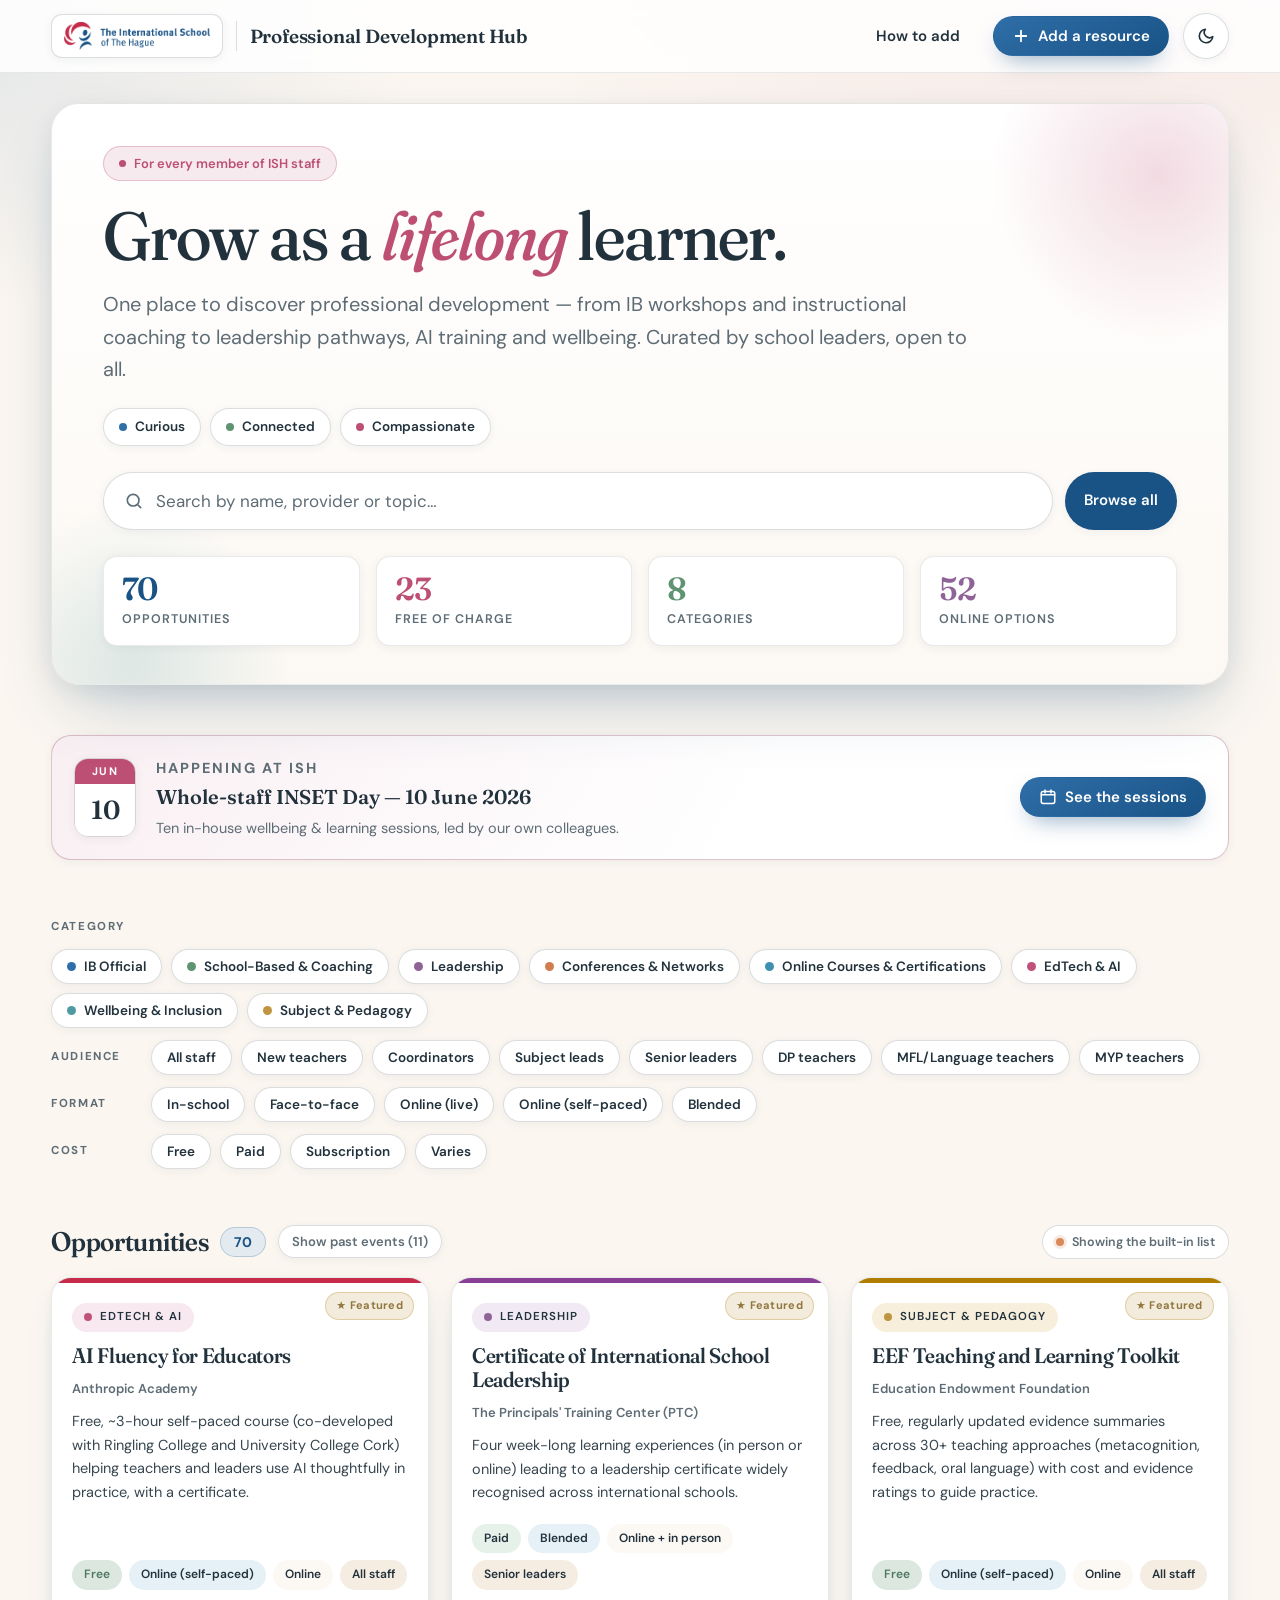
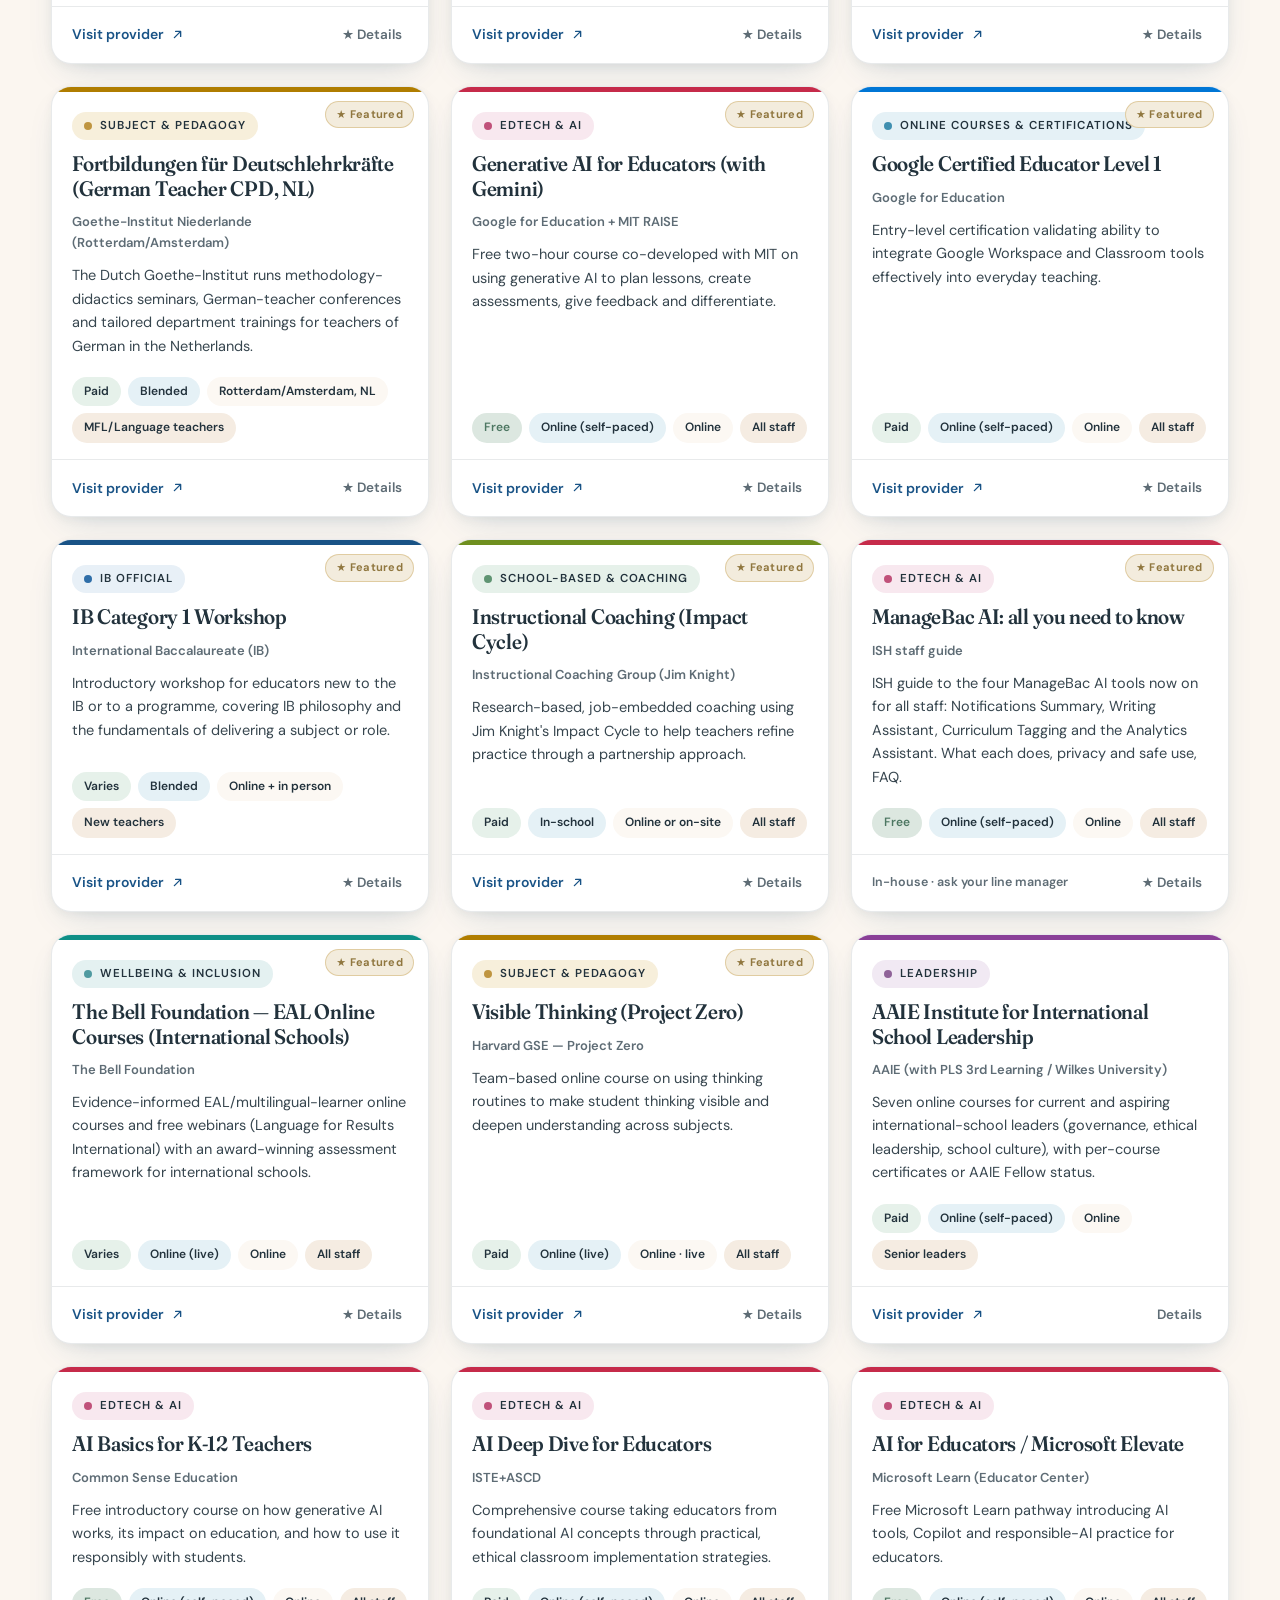
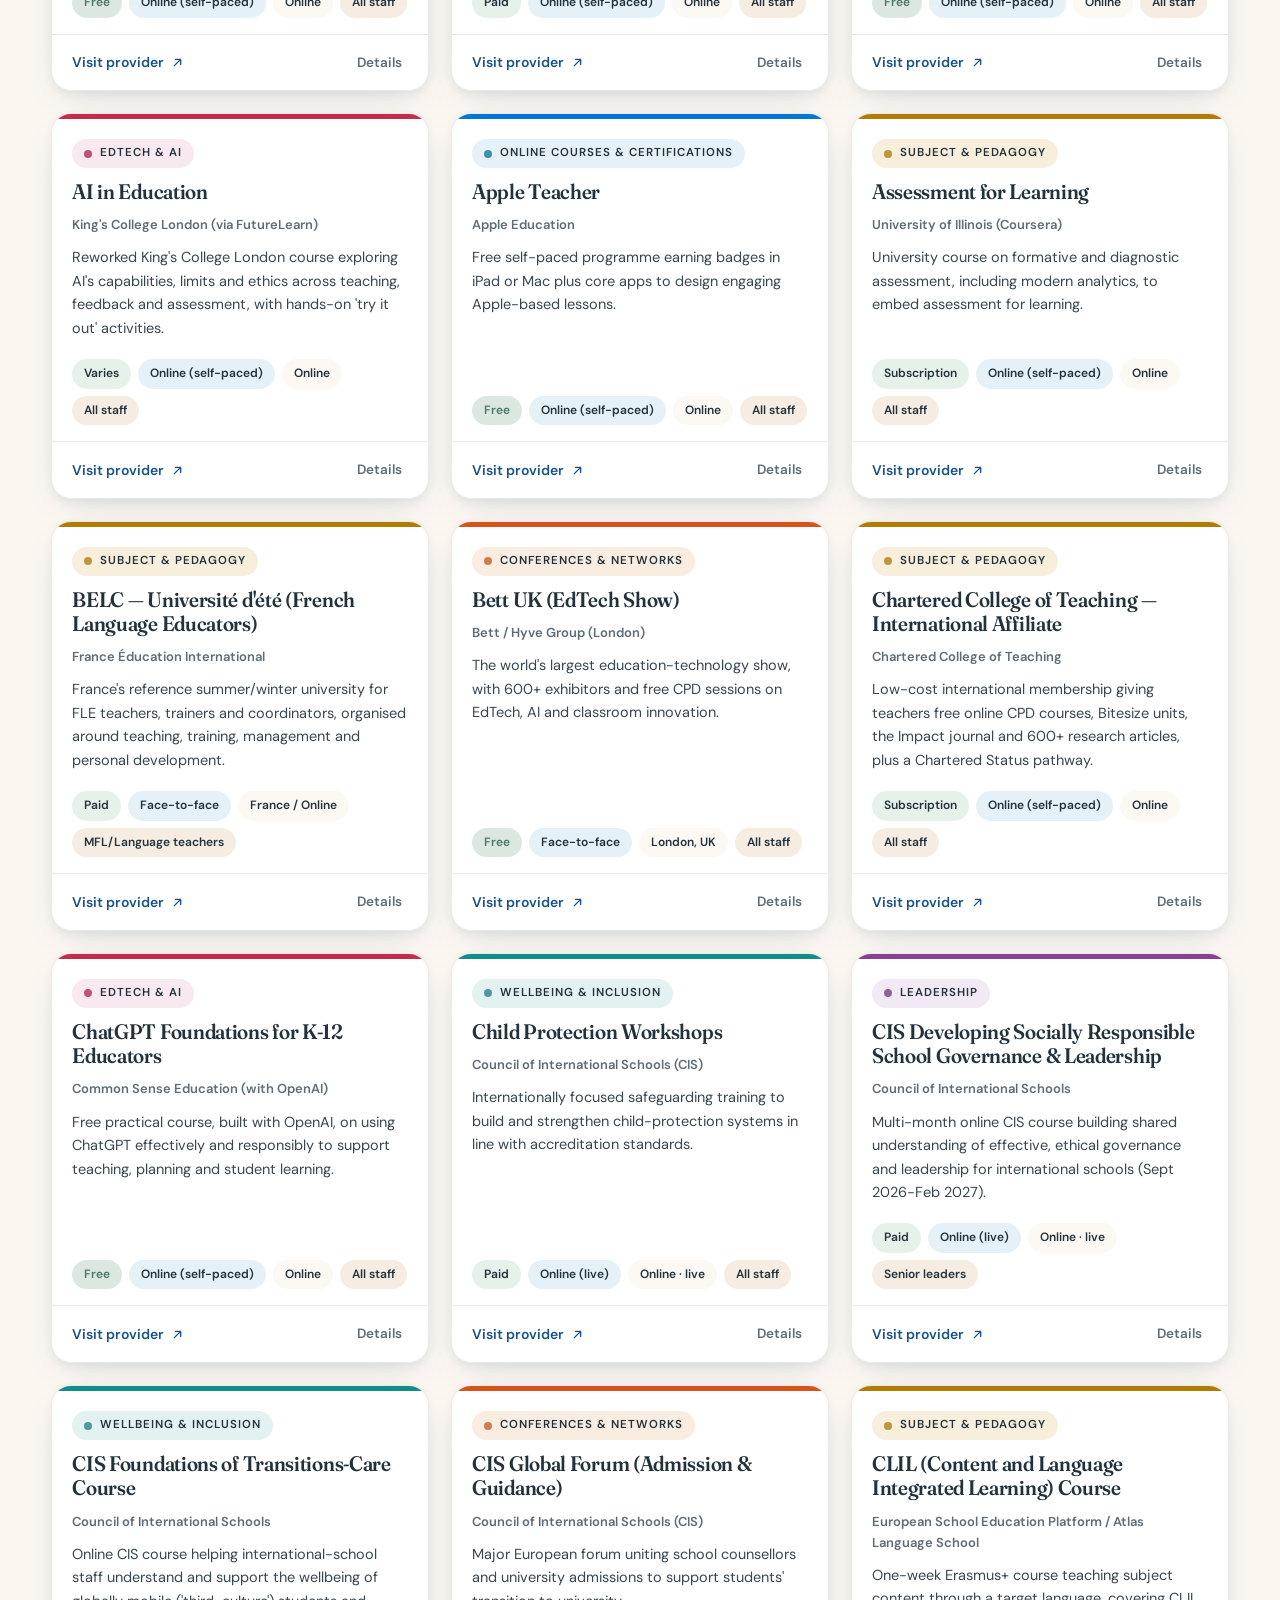
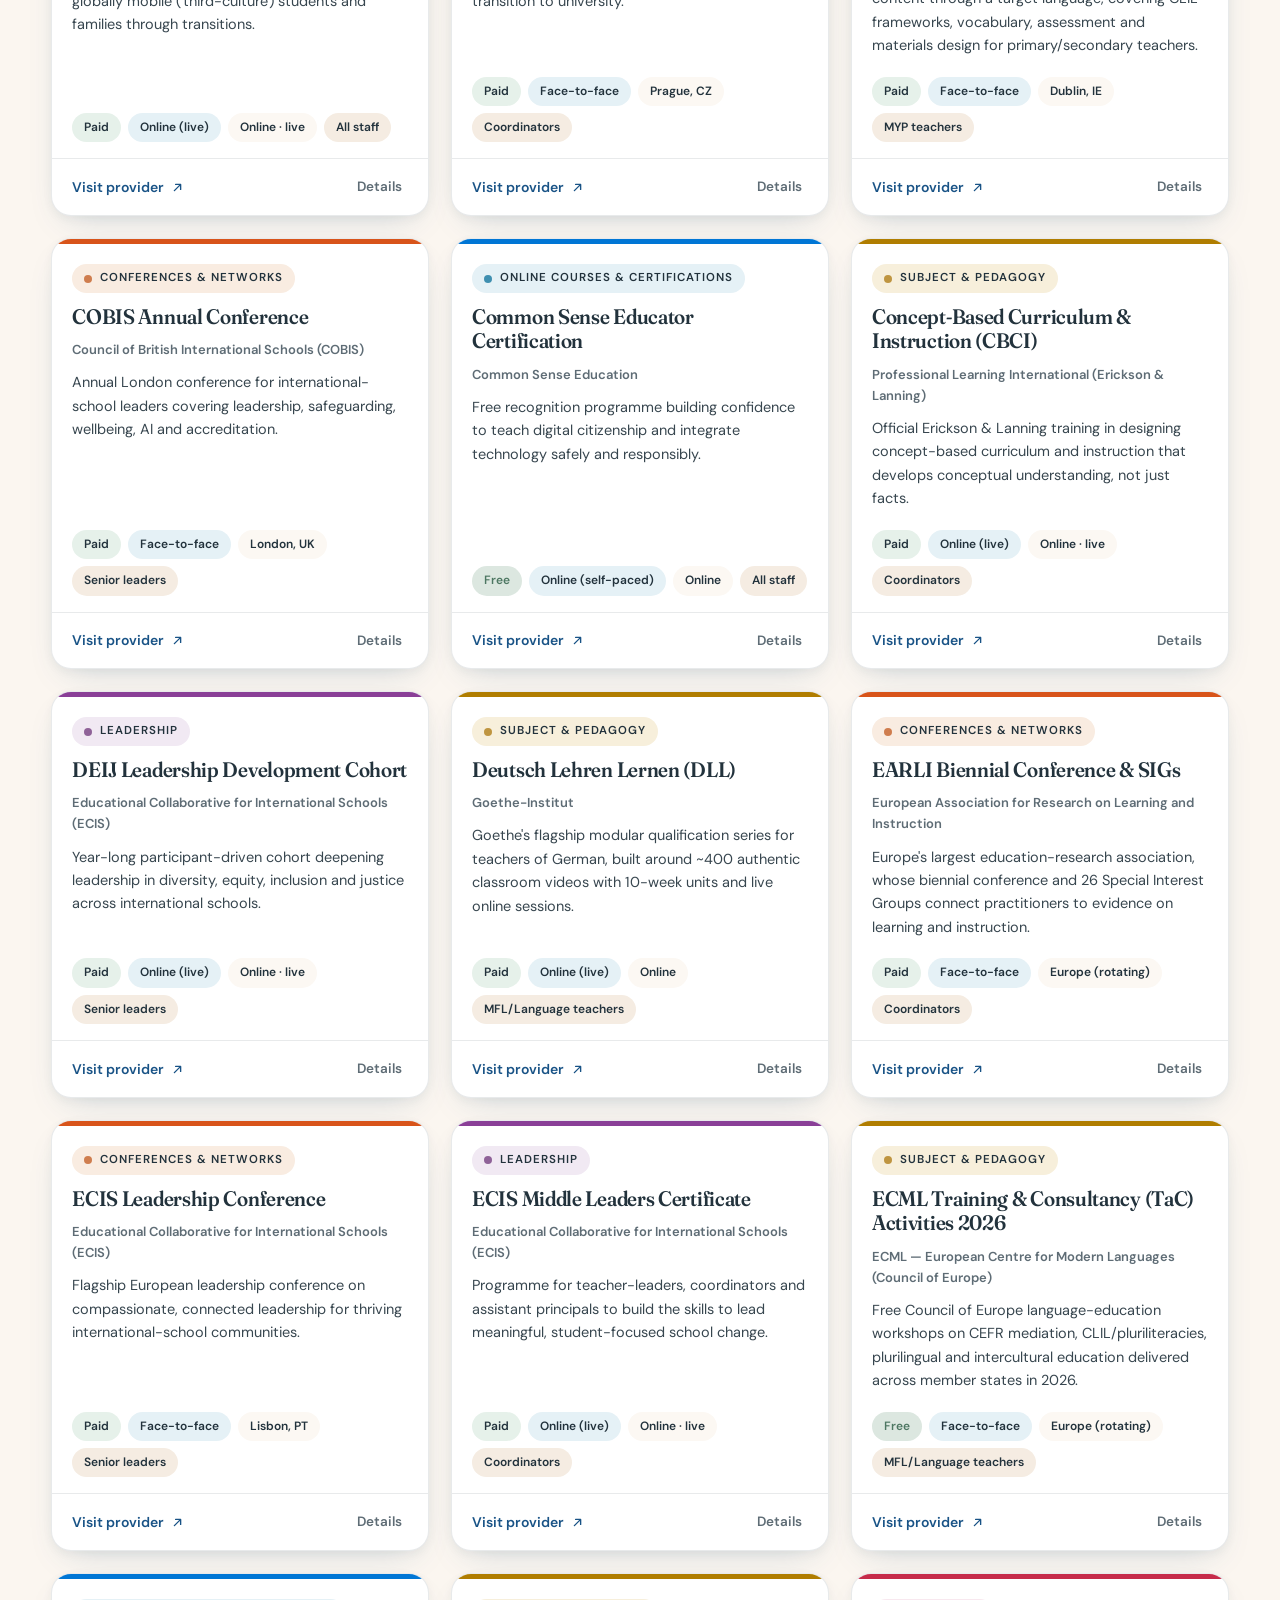
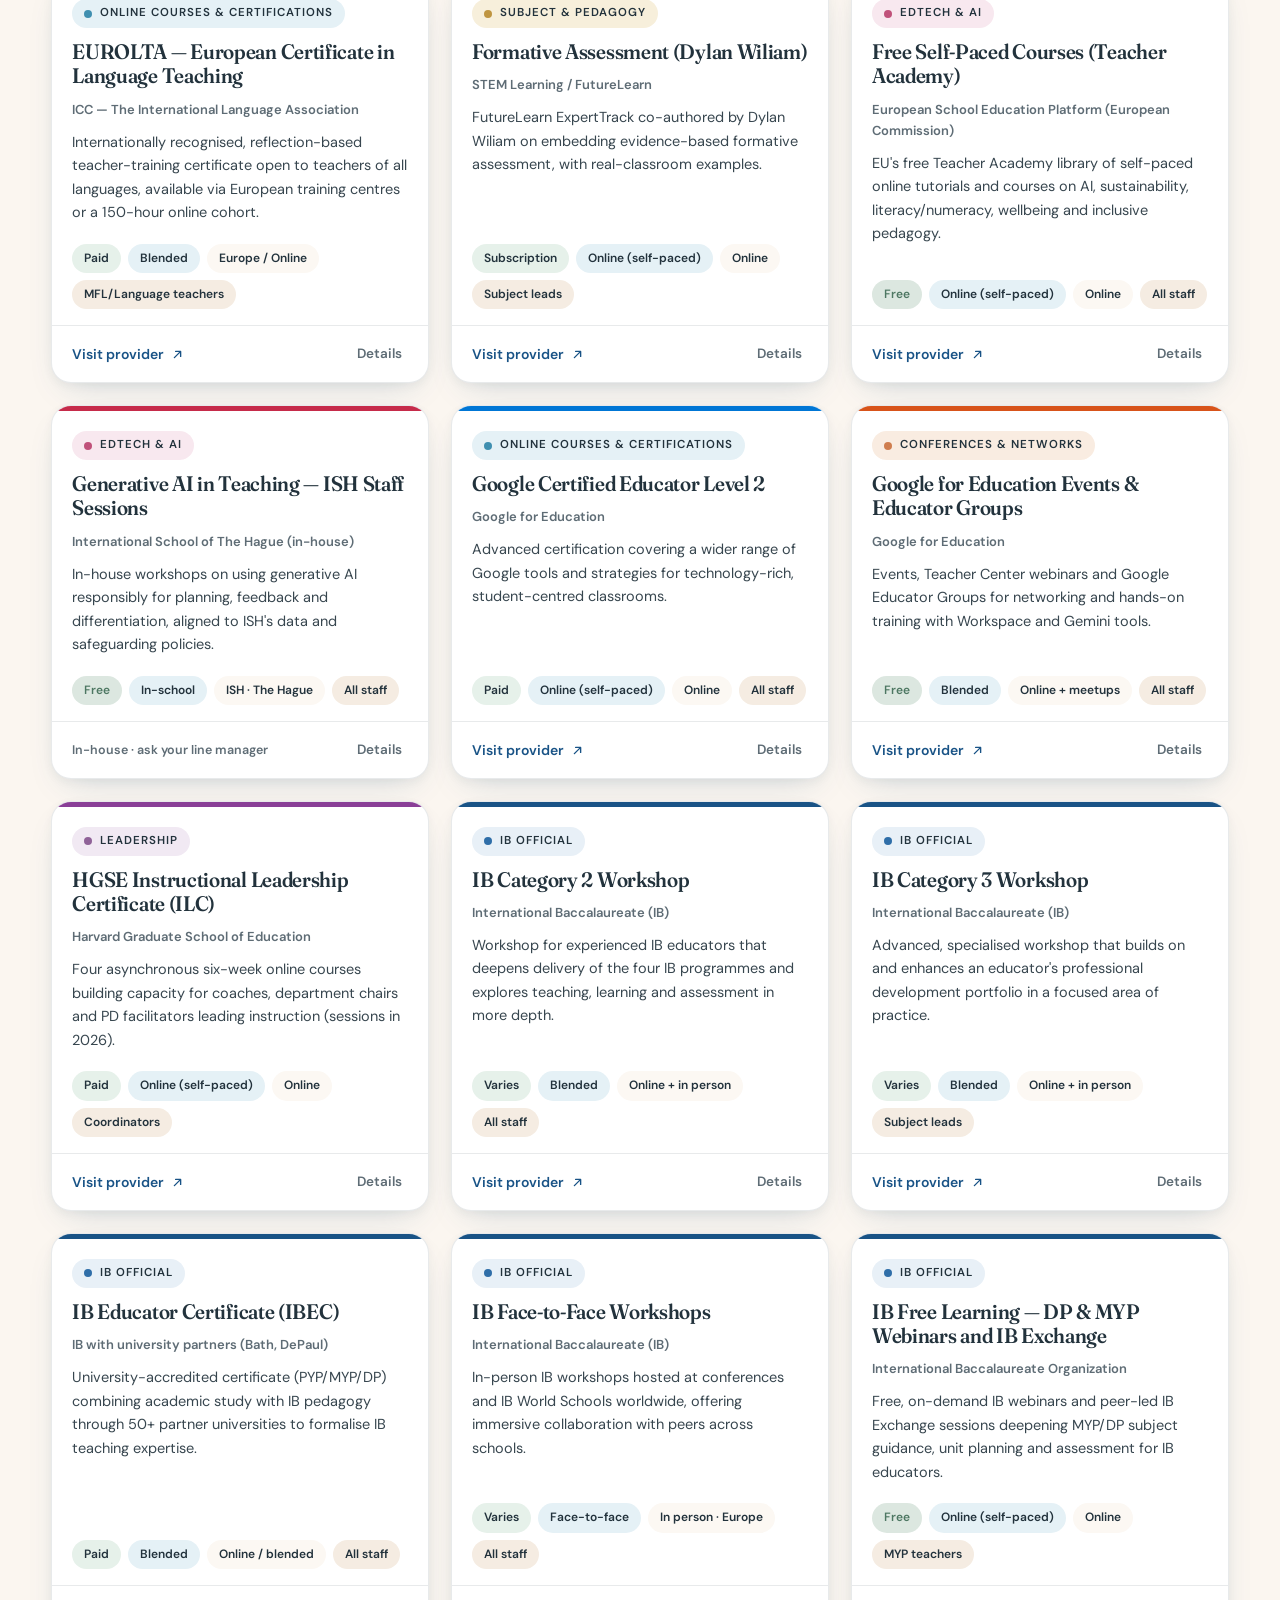
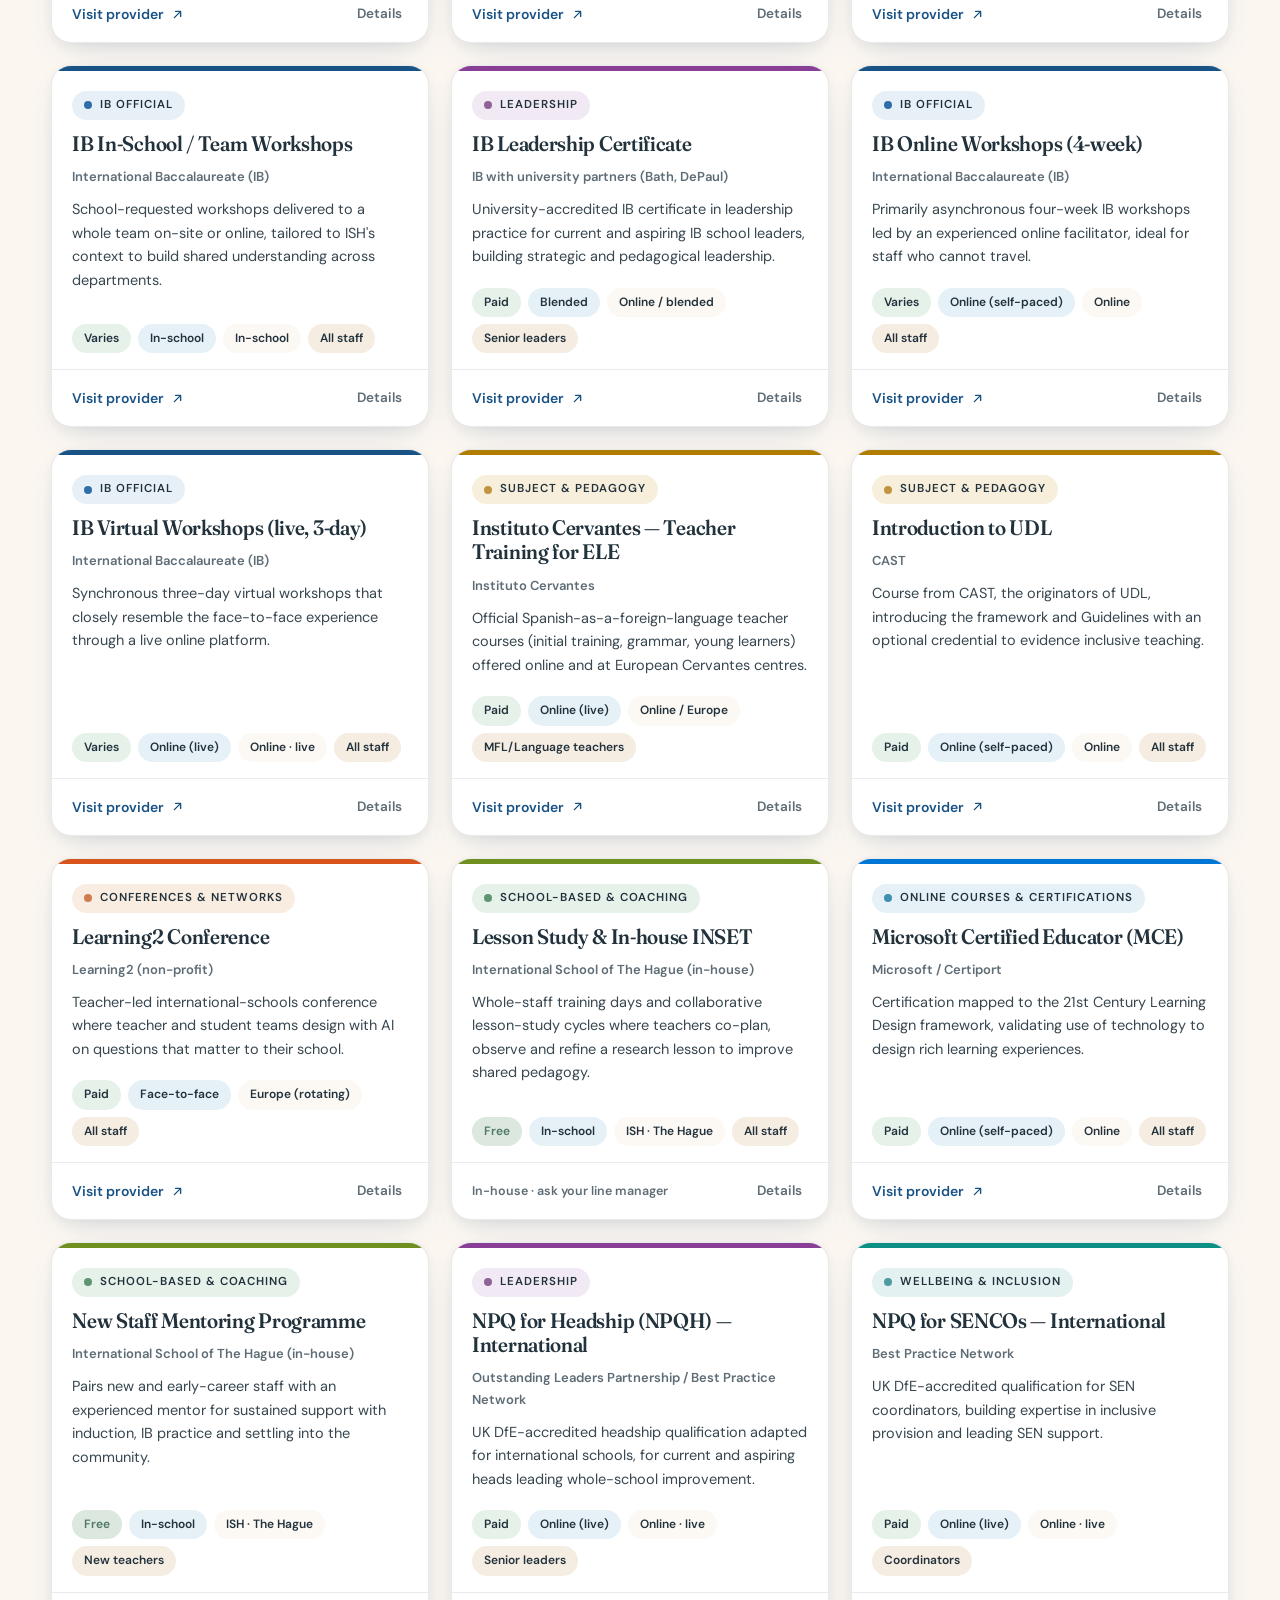
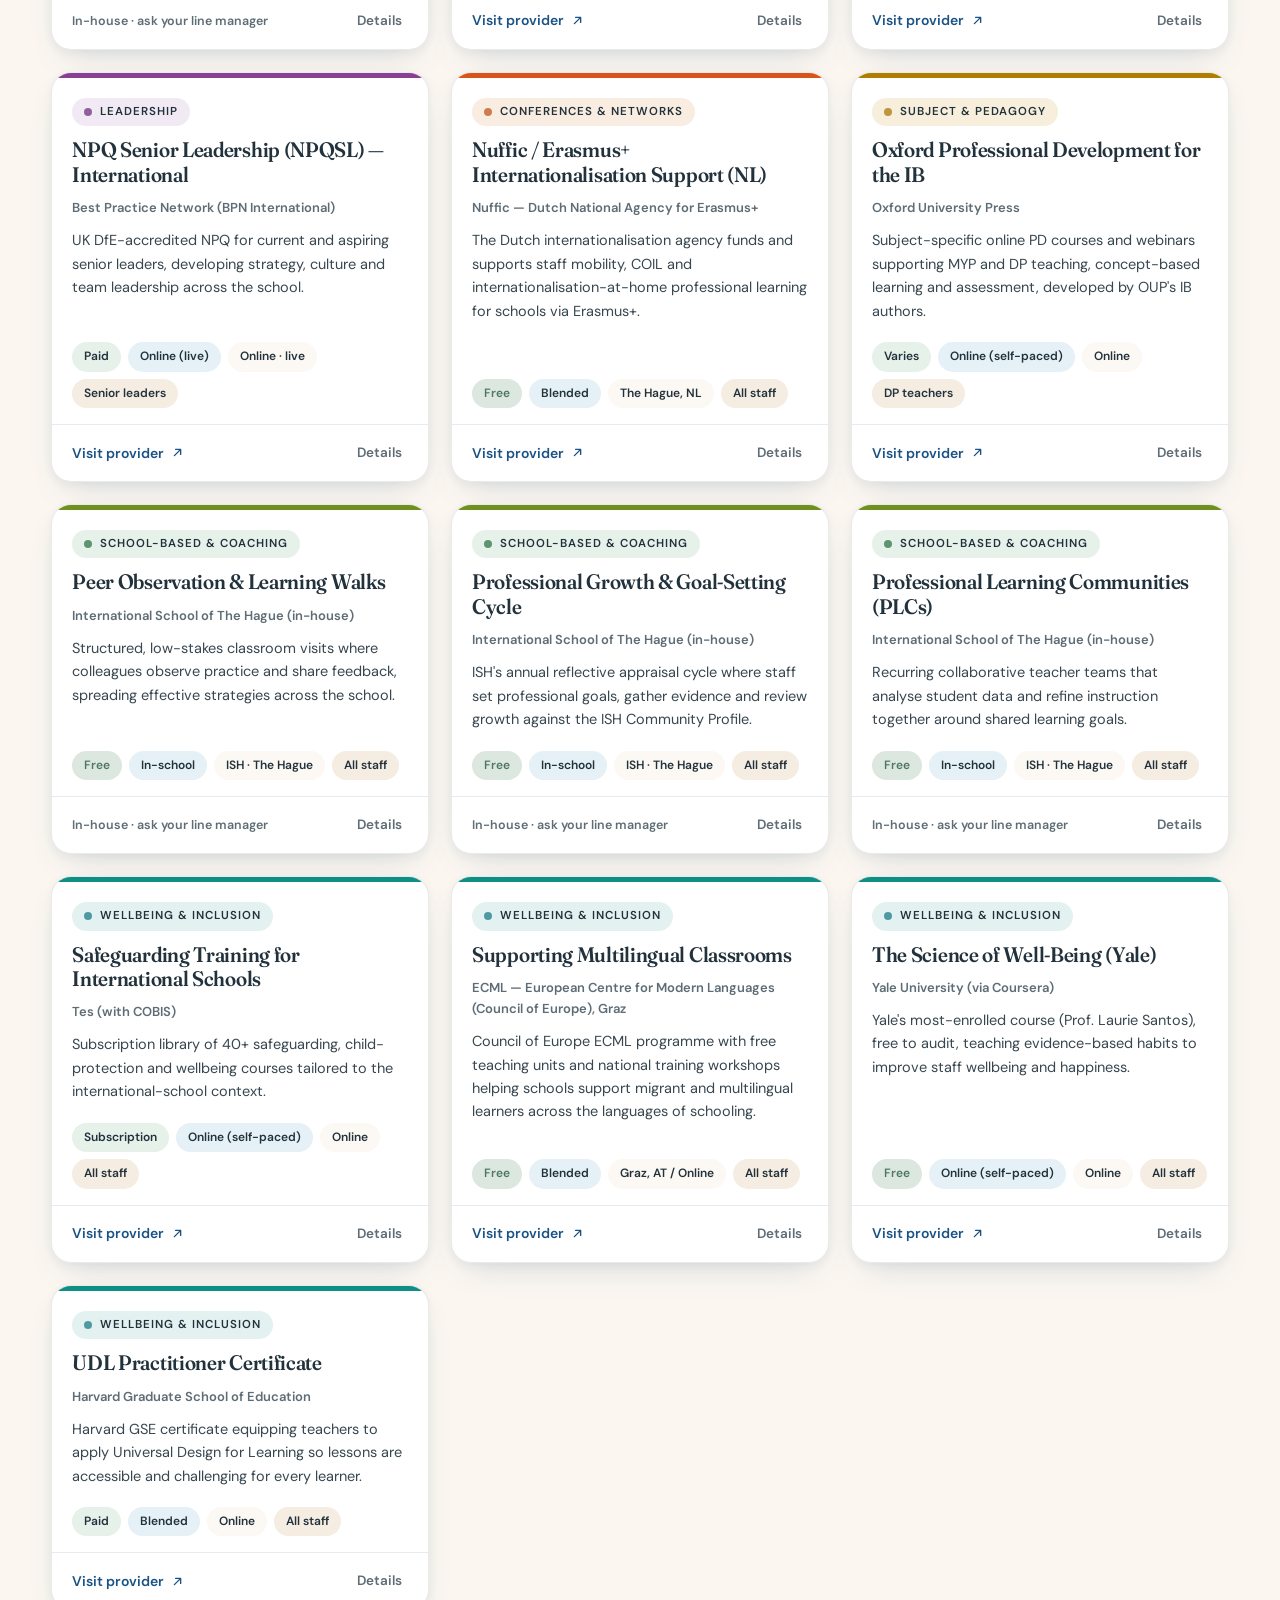
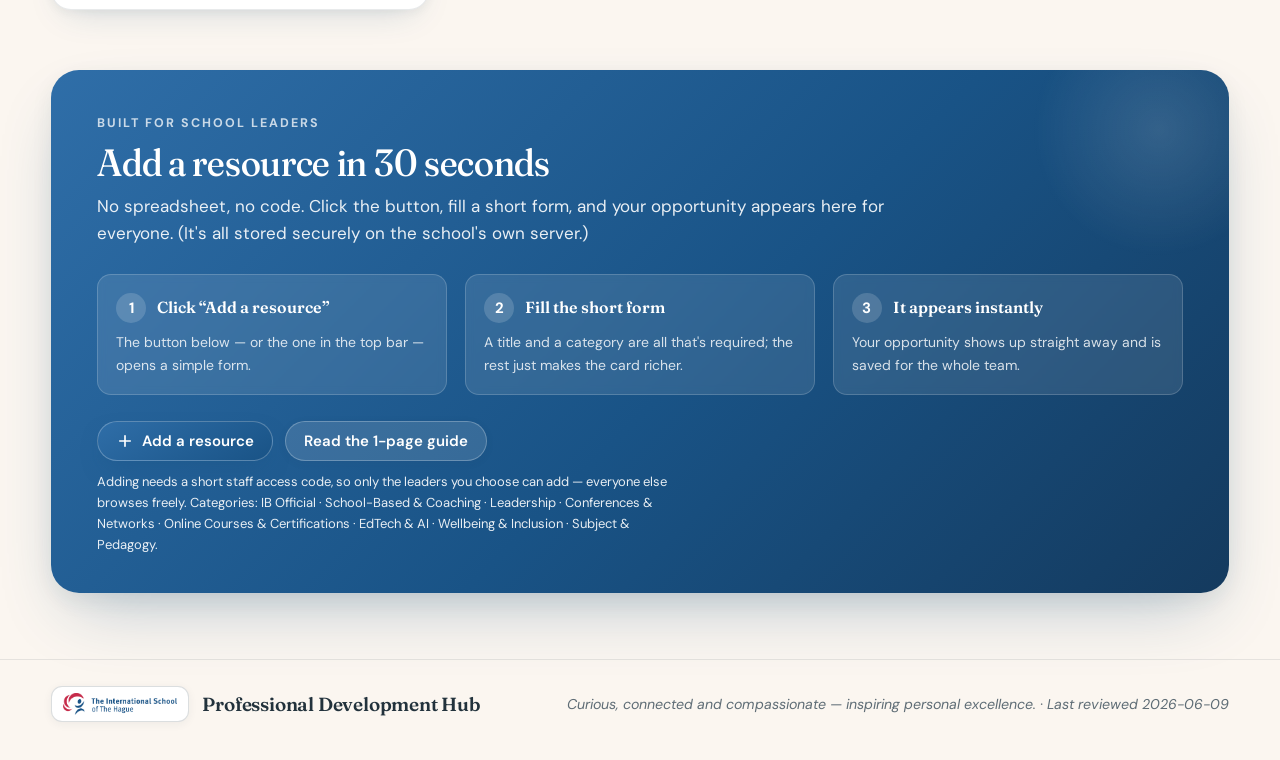
<file: index.html>
<!doctype html>
<html lang="en" data-theme="light">
<head>
  <meta charset="utf-8" />
  <meta name="viewport" content="width=device-width, initial-scale=1" />
  <meta name="robots" content="noindex, nofollow">
  <title>ISH Professional Development Hub</title>
  <meta name="description" content="A curated, searchable hub of professional development opportunities for staff at the International School of The Hague — added to by school leaders." />
  <meta name="color-scheme" content="light dark" />
  <link rel="icon" href="data:image/svg+xml,<svg xmlns='http://www.w3.org/2000/svg' viewBox='0 0 100 100'><rect width='100' height='100' rx='18' fill='%23195386'/><text x='50' y='68' font-family='Arial' font-size='52' font-weight='bold' fill='white' text-anchor='middle'>ISH</text></svg>" />
  <link rel="stylesheet" href="assets/styles.css" />
</head>
<body>
  <a class="skip-link" href="#main">Skip to resources</a>

  <!-- Top bar -->
  <header class="topbar">
    <div class="wrap topbar__in">
      <a class="brand" href="#top" aria-label="ISH Professional Development Hub — home">
        <span class="brand__logo"><img src="assets/ish-logo.png" alt="The International School of The Hague" width="151" height="28" /></span>
        <span class="brand__div" aria-hidden="true"></span>
        <span class="brand__txt">
          <b>Professional Development Hub</b>
        </span>
      </a>
      <div class="topbar__spacer"></div>
      <a class="btn btn--ghost" href="#add">How to add</a>
      <a class="btn btn--primary" id="addBtnTop" href="#add">
        <svg viewBox="0 0 24 24" fill="none" stroke="currentColor" stroke-width="2.4" aria-hidden="true"><path d="M12 5v14M5 12h14" stroke-linecap="round"/></svg>
        Add a resource
      </a>
      <button class="btn icon-btn" id="themeBtn" aria-label="Switch to dark mode" title="Toggle dark mode">
        <svg id="themeIcon" viewBox="0 0 24 24" fill="none" stroke="currentColor" stroke-width="2.2" aria-hidden="true"><path d="M21 12.8A9 9 0 1 1 11.2 3a7 7 0 0 0 9.8 9.8Z" stroke-linejoin="round"/></svg>
      </button>
    </div>
  </header>

  <a id="top"></a>

  <!-- Hero -->
  <section class="hero">
    <div class="wrap">
      <div class="hero__card">
        <div class="hero__inner">
          <span class="hero__tag"><span class="pip" aria-hidden="true"></span> For every member of ISH staff</span>
          <h1>Grow as a <span class="u">lifelong</span> learner.</h1>
          <p class="hero__sub">One place to discover professional development — from IB workshops and instructional coaching to leadership pathways, AI training and wellbeing. Curated by school leaders, open to all.</p>
          <div class="hero__values" aria-label="ISH values">
            <span class="value-pill">Curious</span>
            <span class="value-pill">Connected</span>
            <span class="value-pill">Compassionate</span>
          </div>
          <div class="searchbar">
            <label class="search" for="q">
              <svg viewBox="0 0 24 24" fill="none" stroke="currentColor" stroke-width="2" aria-hidden="true"><circle cx="11" cy="11" r="7"/><path d="m20 20-3.2-3.2" stroke-linecap="round"/></svg>
              <input id="q" type="search" placeholder="Search by name, provider or topic…" autocomplete="off" aria-label="Search professional development" />
            </label>
            <a class="btn btn--blue" href="#main">Browse all</a>
          </div>
          <div class="stats" id="stats" aria-hidden="true">
            <div class="stat"><b id="statTotal">—</b><span>Opportunities</span></div>
            <div class="stat"><b id="statFree">—</b><span>Free of charge</span></div>
            <div class="stat"><b>8</b><span>Categories</span></div>
            <div class="stat"><b id="statOnline">—</b><span>Online options</span></div>
          </div>
        </div>
      </div>
    </div>
  </section>

  <!-- INSET Day spotlight -->
  <section class="spotlight">
    <div class="wrap">
      <div class="spotlight__card">
        <div class="spotlight__date" aria-hidden="true">
          <div class="m">Jun</div><div class="d">10</div>
        </div>
        <div class="spotlight__txt">
          <span class="eyebrow">Happening at ISH</span>
          <b>Whole-staff INSET Day — 10 June 2026</b>
          <span>Ten in-house wellbeing &amp; learning sessions, led by our own colleagues.</span>
        </div>
        <button class="btn btn--primary" id="insetBtn" type="button">
          <svg viewBox="0 0 24 24" fill="none" stroke="currentColor" stroke-width="2" aria-hidden="true"><rect x="3" y="4.5" width="18" height="16" rx="2.5"/><path d="M3 9h18M8 2.5v4M16 2.5v4" stroke-linecap="round"/></svg>
          See the sessions
        </button>
      </div>
    </div>
  </section>

  <!-- Filters -->
  <section class="filters">
    <div class="wrap">
      <div class="filters__row">
        <span class="filters__label">Category</span>
        <div class="chips" id="catChips" role="group" aria-label="Filter by category"></div>
      </div>
      <div class="filters__row">
        <span class="filters__label">Audience</span>
        <div class="chips" id="audChips" role="group" aria-label="Filter by audience"></div>
      </div>
      <div class="filters__row">
        <span class="filters__label">Format</span>
        <div class="chips" id="fmtChips" role="group" aria-label="Filter by format"></div>
      </div>
      <div class="filters__row">
        <span class="filters__label">Cost</span>
        <div class="chips" id="costChips" role="group" aria-label="Filter by cost"></div>
      </div>
    </div>
  </section>

  <!-- Results -->
  <main id="main">
    <div class="wrap">
      <div class="results-meta">
        <div style="display:flex;align-items:center;gap:12px;flex-wrap:wrap">
          <h2>Opportunities</h2>
          <span class="count-pill" id="count">0</span>
          <button class="link-reset" id="clearBtn" hidden>Clear filters</button>
          <button class="past-toggle" id="pastToggle" type="button" aria-pressed="false" hidden>Show past events</button>
        </div>
        <span class="source-pill" id="sourcePill" title="Where this list is loaded from">
          <span class="led"></span><span id="sourceTxt">Loading…</span>
        </span>
      </div>
      <p class="sr-only" id="resultStatus" role="status" aria-live="polite" aria-atomic="true"></p>
      <div class="grid" id="grid" role="list" aria-describedby="resultStatus"></div>
      <div class="empty" id="empty" hidden>
        <h3>No matches — yet</h3>
        <p>Try removing a filter or searching a broader term, like “IB”, “coaching”, “AI” or “leadership”.</p>
        <p style="margin-top:14px"><button class="btn btn--blue" id="emptyReset">Reset all filters</button></p>
      </div>
    </div>
  </main>

  <!-- Add a resource -->
  <section class="add-panel" id="add">
    <div class="wrap">
      <div class="add-card">
        <span class="eyebrow">Built for school leaders</span>
        <h2>Add a resource in 30 seconds</h2>
        <p>No spreadsheet, no code. Click the button, fill a short form, and your opportunity appears here for everyone. (It's all stored securely on the school's own server.)</p>
        <div class="steps">
          <div class="step">
            <b><span class="num">1</span> Click “Add a resource”</b>
            <p>The button below — or the one in the top bar — opens a simple form.</p>
          </div>
          <div class="step">
            <b><span class="num">2</span> Fill the short form</b>
            <p>A title and a category are all that's required; the rest just makes the card richer.</p>
          </div>
          <div class="step">
            <b><span class="num">3</span> It appears instantly</b>
            <p>Your opportunity shows up straight away and is saved for the whole team.</p>
          </div>
        </div>
        <div class="add-actions">
          <button class="btn btn--primary" id="openAddBtn" type="button">
            <svg viewBox="0 0 24 24" fill="none" stroke="currentColor" stroke-width="2.2" aria-hidden="true"><path d="M12 5v14M5 12h14" stroke-linecap="round"/></svg>
            Add a resource
          </button>
          <a class="btn" href="docs/HOW-TO-ADD.md">Read the 1-page guide</a>
        </div>
        <p class="add-note">Adding needs a short staff access code, so only the leaders you choose can add — everyone else browses freely. Categories: IB Official · School-Based &amp; Coaching · Leadership · Conferences &amp; Networks · Online Courses &amp; Certifications · EdTech &amp; AI · Wellbeing &amp; Inclusion · Subject &amp; Pedagogy.</p>
      </div>
    </div>
  </section>

  <!-- Footer -->
  <footer class="foot">
    <div class="wrap foot__in">
      <a class="brand" href="#top">
        <span class="brand__logo"><img src="assets/ish-logo.png" alt="The International School of The Hague" width="118" height="22" /></span>
        <span class="brand__txt"><b>Professional Development Hub</b></span>
      </a>
      <small id="footNote">Curious, connected and compassionate — inspiring personal excellence. · Last reviewed —</small>
    </div>
  </footer>

  <!-- Detail modal -->
  <dialog id="detail" aria-labelledby="dTitle" aria-describedby="dDesc" aria-modal="true">
    <div class="m-bar" id="dBar"></div>
    <button class="btn icon-btn m-close" id="dClose" type="button" aria-label="Close">
      <svg viewBox="0 0 24 24" fill="none" stroke="currentColor" stroke-width="2.4" aria-hidden="true"><path d="M6 6l12 12M18 6 6 18" stroke-linecap="round"/></svg>
    </button>
    <div class="m-body">
      <span class="card__cat" id="dCat"></span>
      <h3 id="dTitle"></h3>
      <div class="card__provider" id="dProvider"></div>
      <p class="card__desc" id="dDesc" style="margin-top:10px"></p>
      <div class="m-row" id="dTags"></div>
      <a class="btn btn--blue" id="dLink" href="#" target="_blank" rel="noopener noreferrer" style="margin-top:6px">Visit provider</a>
    </div>
  </dialog>

  <!-- Add-a-resource form -->
  <dialog id="addModal" aria-labelledby="addTitle" aria-modal="true">
    <div class="m-bar" id="addBar"></div>
    <button class="btn icon-btn m-close" id="addClose" type="button" aria-label="Close">
      <svg viewBox="0 0 24 24" fill="none" stroke="currentColor" stroke-width="2.4" aria-hidden="true"><path d="M6 6l12 12M18 6 6 18" stroke-linecap="round"/></svg>
    </button>
    <form class="m-body add-form" id="addForm" novalidate>
      <span class="eyebrow">New opportunity</span>
      <h3 id="addTitle">Add a development opportunity</h3>
      <p class="add-form__hint">Only a title and a category are required — it appears straight away.</p>
      <p class="add-form__error" id="addError" role="alert" hidden></p>

      <div class="field" id="af-code-row">
        <label for="af-code">Staff access code <span class="req">*</span> <span class="opt">— only selected staff can add</span></label>
        <input id="af-code" name="code" type="password" autocomplete="off" placeholder="Enter the staff access code" />
      </div>

      <div class="field">
        <label for="af-title">Title <span class="req">*</span></label>
        <input id="af-title" name="title" type="text" required placeholder="e.g. Goethe-Institut German teacher training" />
      </div>
      <div class="field-row">
        <div class="field">
          <label for="af-category">Category <span class="req">*</span></label>
          <select id="af-category" name="category" required>
            <option value="" disabled selected>Choose one…</option>
            <option>IB Official</option>
            <option>School-Based &amp; Coaching</option>
            <option>Leadership</option>
            <option>Conferences &amp; Networks</option>
            <option>Online Courses &amp; Certifications</option>
            <option>EdTech &amp; AI</option>
            <option>Wellbeing &amp; Inclusion</option>
            <option>Subject &amp; Pedagogy</option>
          </select>
        </div>
        <div class="field">
          <label for="af-format">Format</label>
          <select id="af-format" name="format">
            <option value="">—</option>
            <option>In-school</option>
            <option>Face-to-face</option>
            <option>Online (live)</option>
            <option>Online (self-paced)</option>
            <option>Blended</option>
          </select>
        </div>
      </div>
      <div class="field-row">
        <div class="field">
          <label for="af-provider">Provider</label>
          <input id="af-provider" name="provider" type="text" placeholder="Who runs it" />
        </div>
        <div class="field">
          <label for="af-location">Location</label>
          <input id="af-location" name="location" type="text" placeholder="e.g. Online, or The Hague" />
        </div>
      </div>
      <div class="field-row">
        <div class="field">
          <label for="af-audience">Audience</label>
          <input id="af-audience" name="audience" type="text" placeholder="e.g. All staff" />
        </div>
        <div class="field">
          <label for="af-cost">Cost</label>
          <select id="af-cost" name="cost">
            <option value="">—</option>
            <option>Free</option>
            <option>Paid</option>
            <option>Subscription</option>
            <option>Varies</option>
          </select>
        </div>
      </div>
      <div class="field">
        <label for="af-date">Date <span class="opt">(optional — one-off events tidy themselves away after this date)</span></label>
        <input id="af-date" name="date" type="date" />
      </div>
      <div class="field">
        <label for="af-description">Description</label>
        <textarea id="af-description" name="description" rows="2" placeholder="One sentence on what it is and why it's useful"></textarea>
      </div>
      <div class="field">
        <label for="af-url">Link</label>
        <input id="af-url" name="url" type="url" placeholder="https://…" />
      </div>
      <div class="add-form__actions">
        <button type="button" class="btn" id="addCancel">Cancel</button>
        <button type="submit" class="btn btn--primary">Add resource</button>
      </div>
    </form>
  </dialog>

  <!-- Toast -->
  <div class="toast" id="toast" role="status" aria-live="polite" hidden></div>

  <script src="assets/app.js"></script>
</body>
</html>
</file>
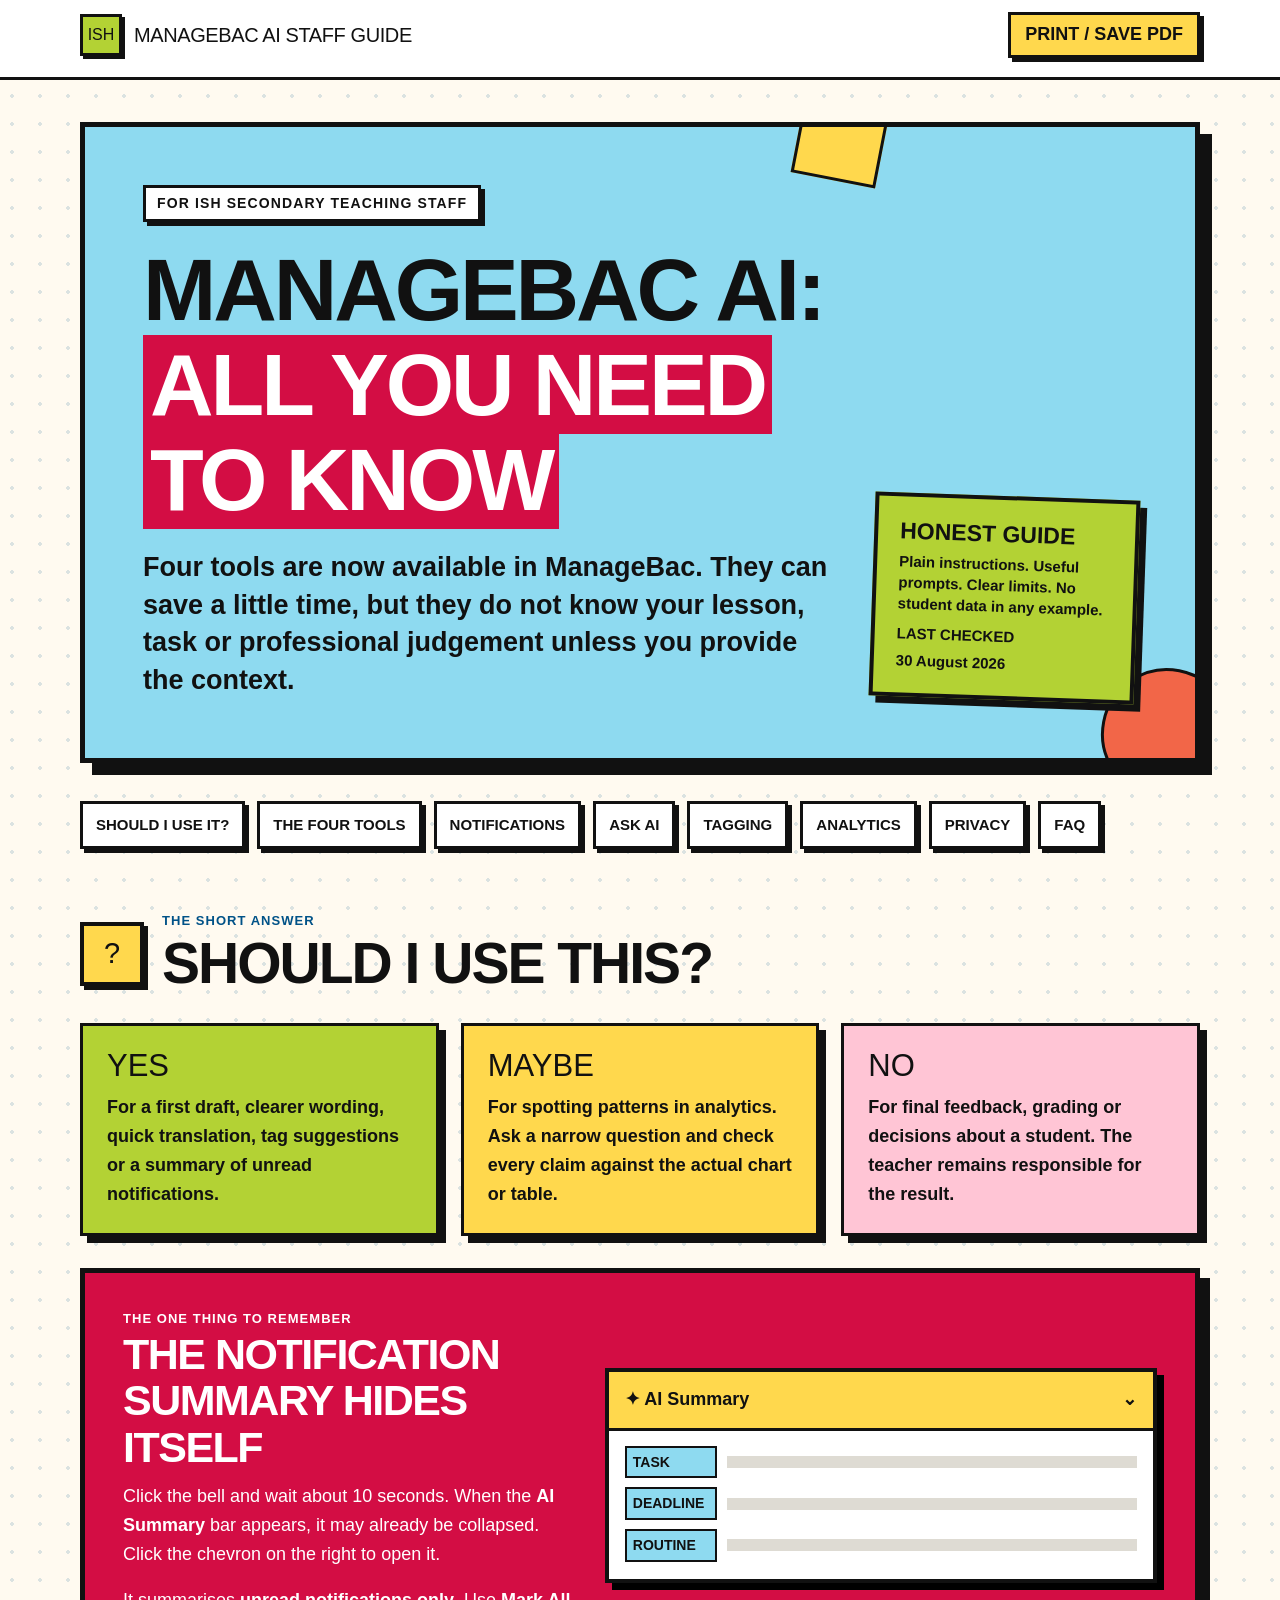
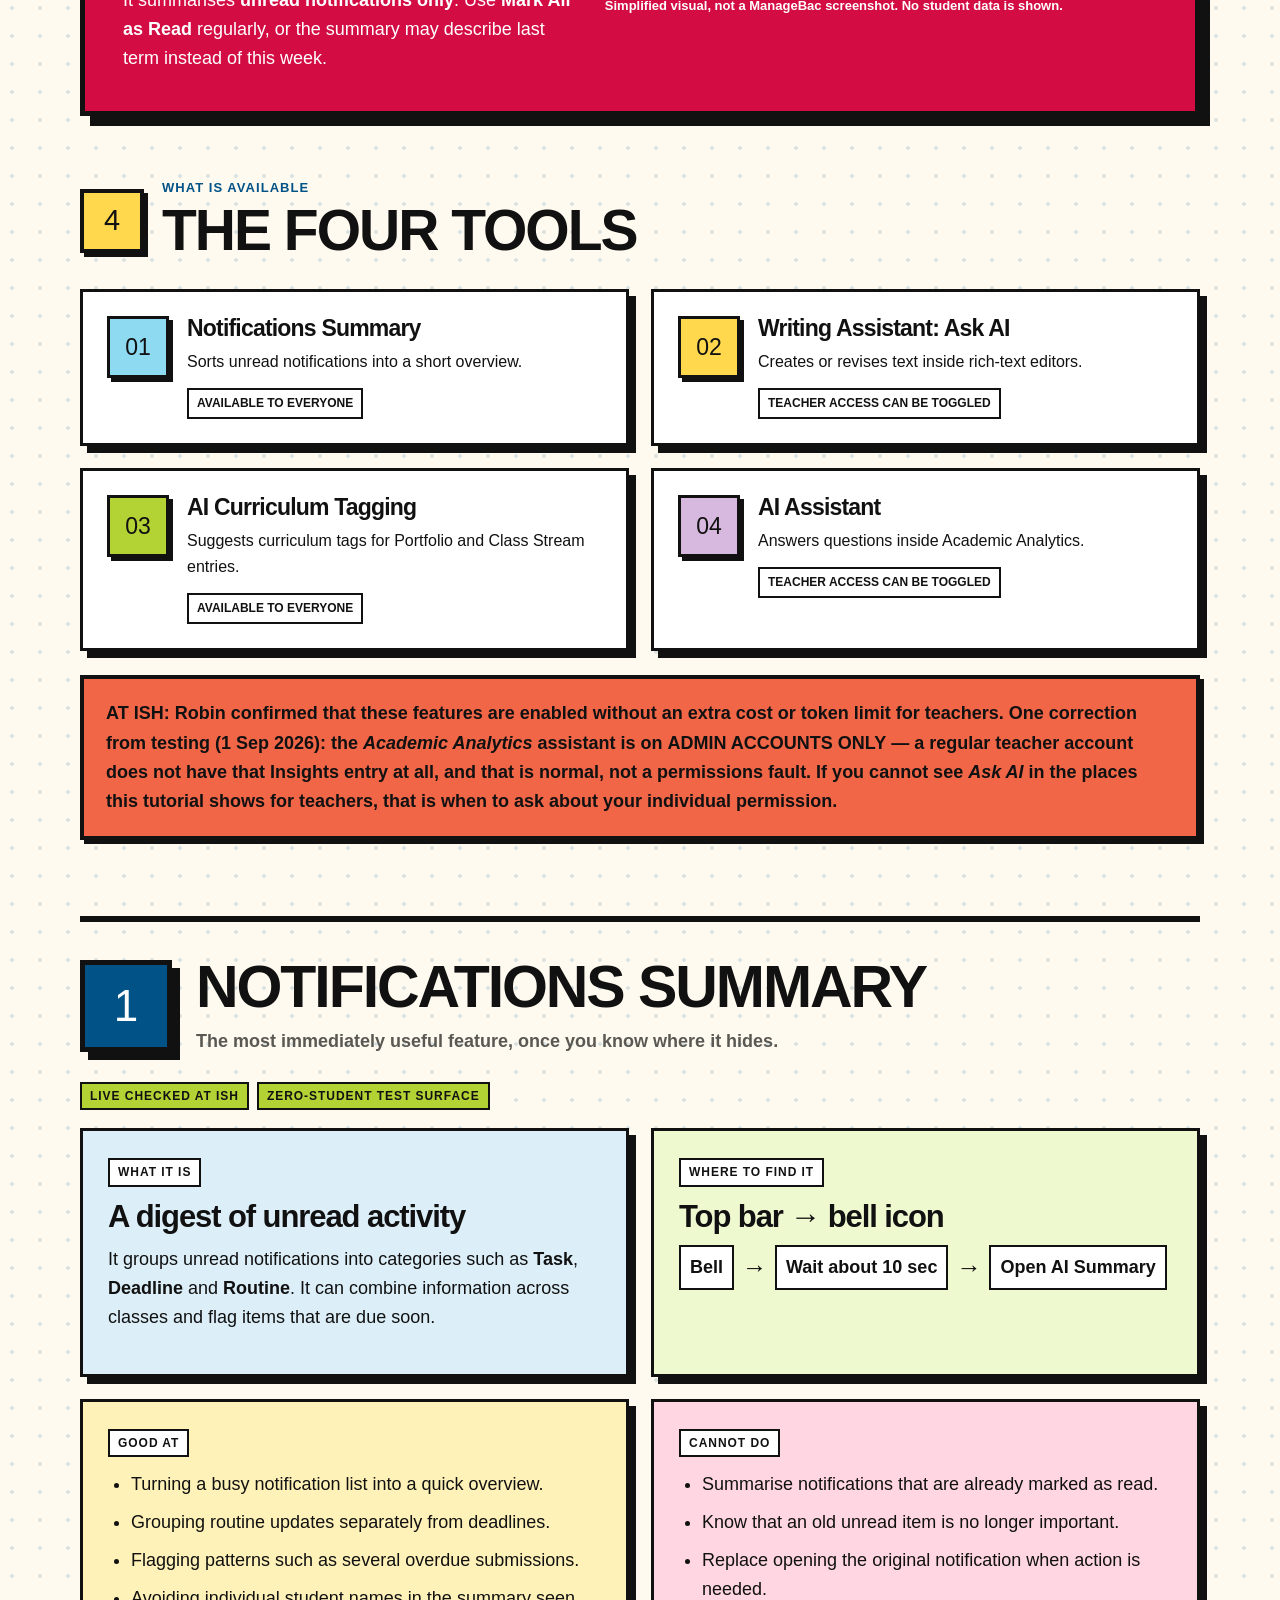
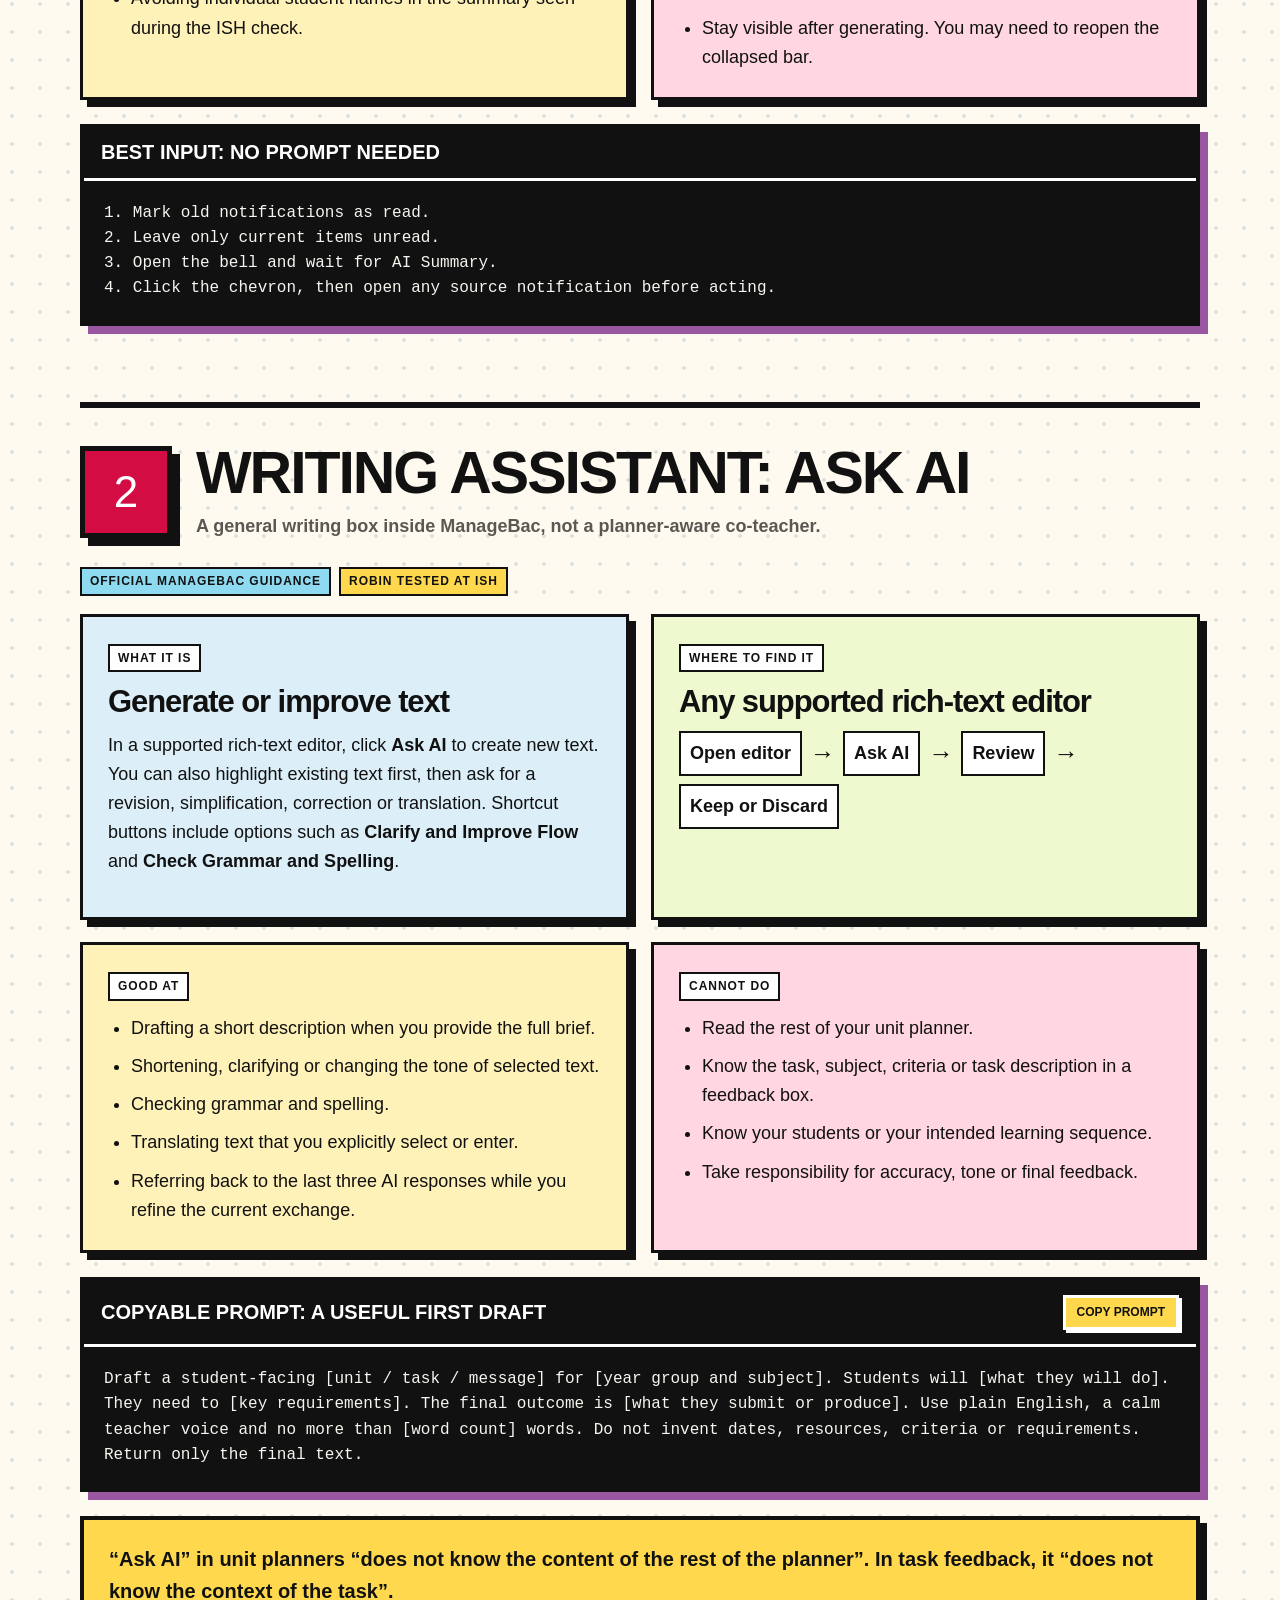
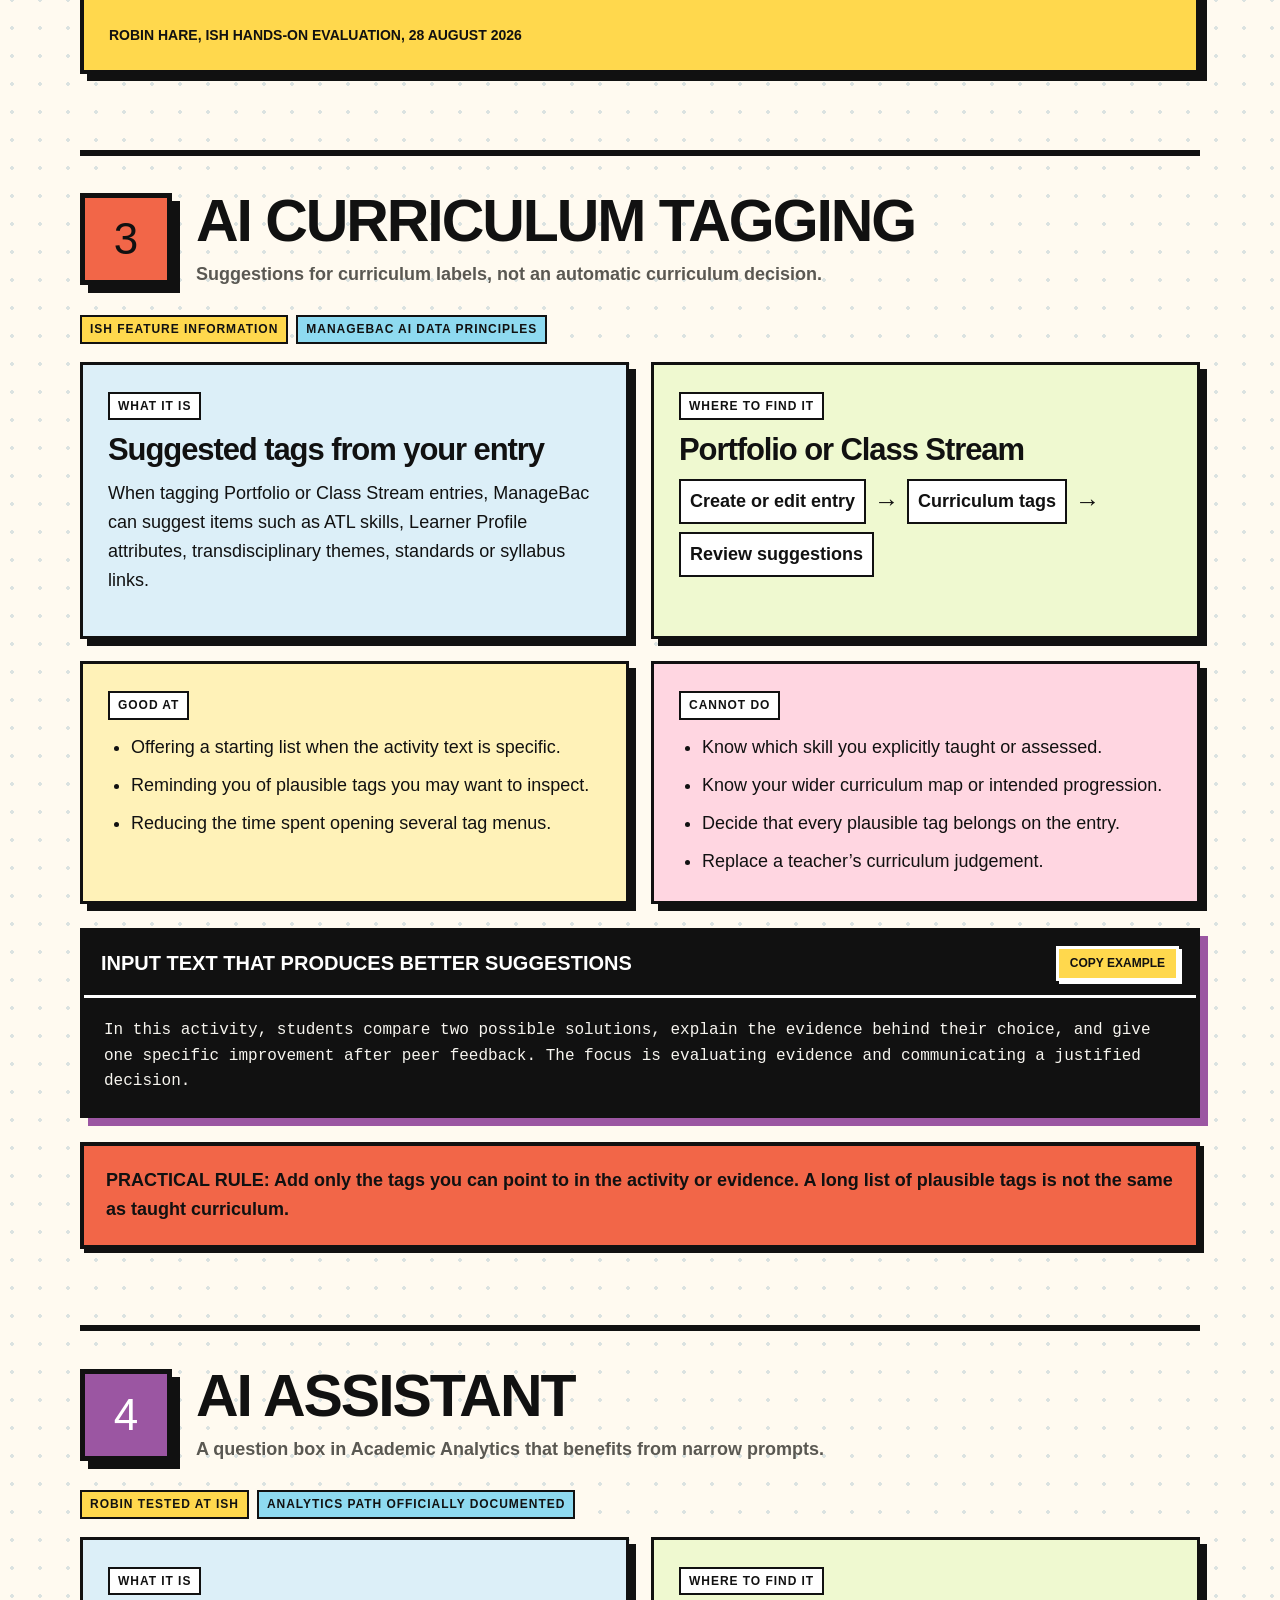
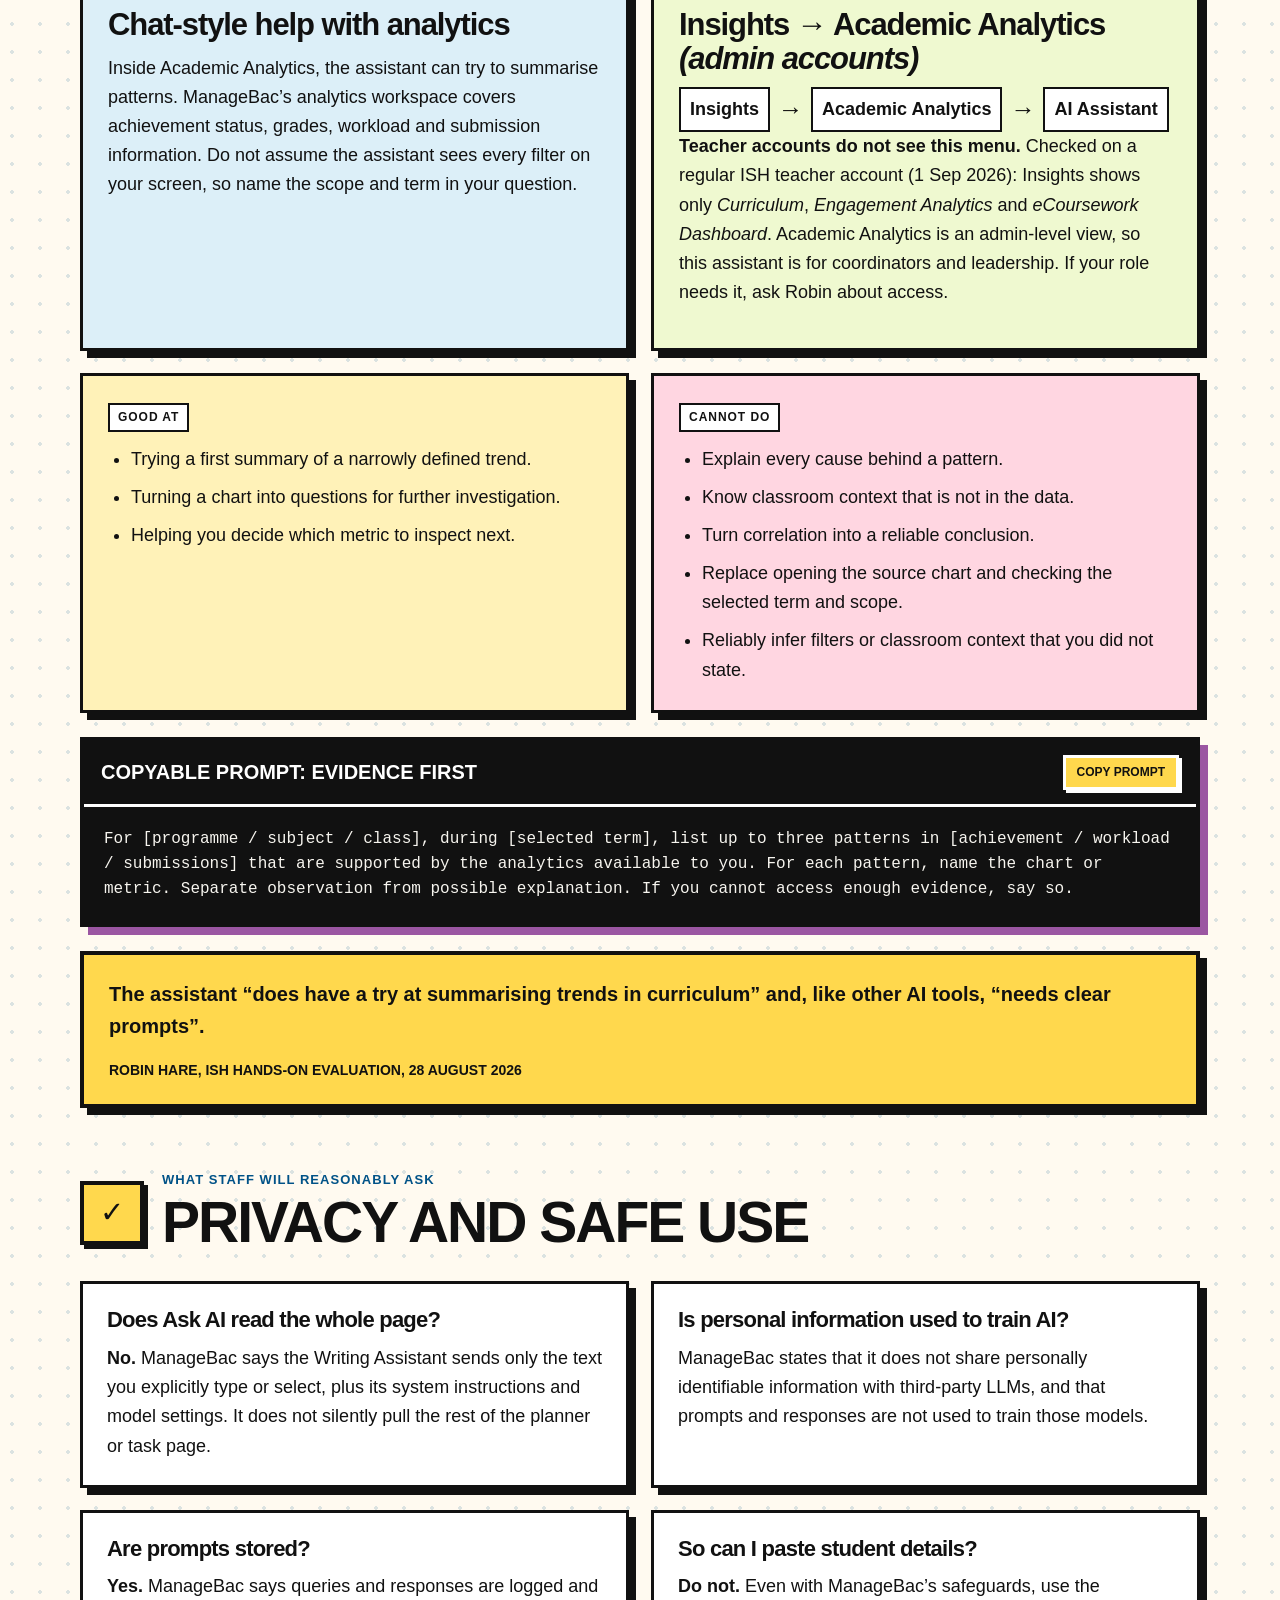
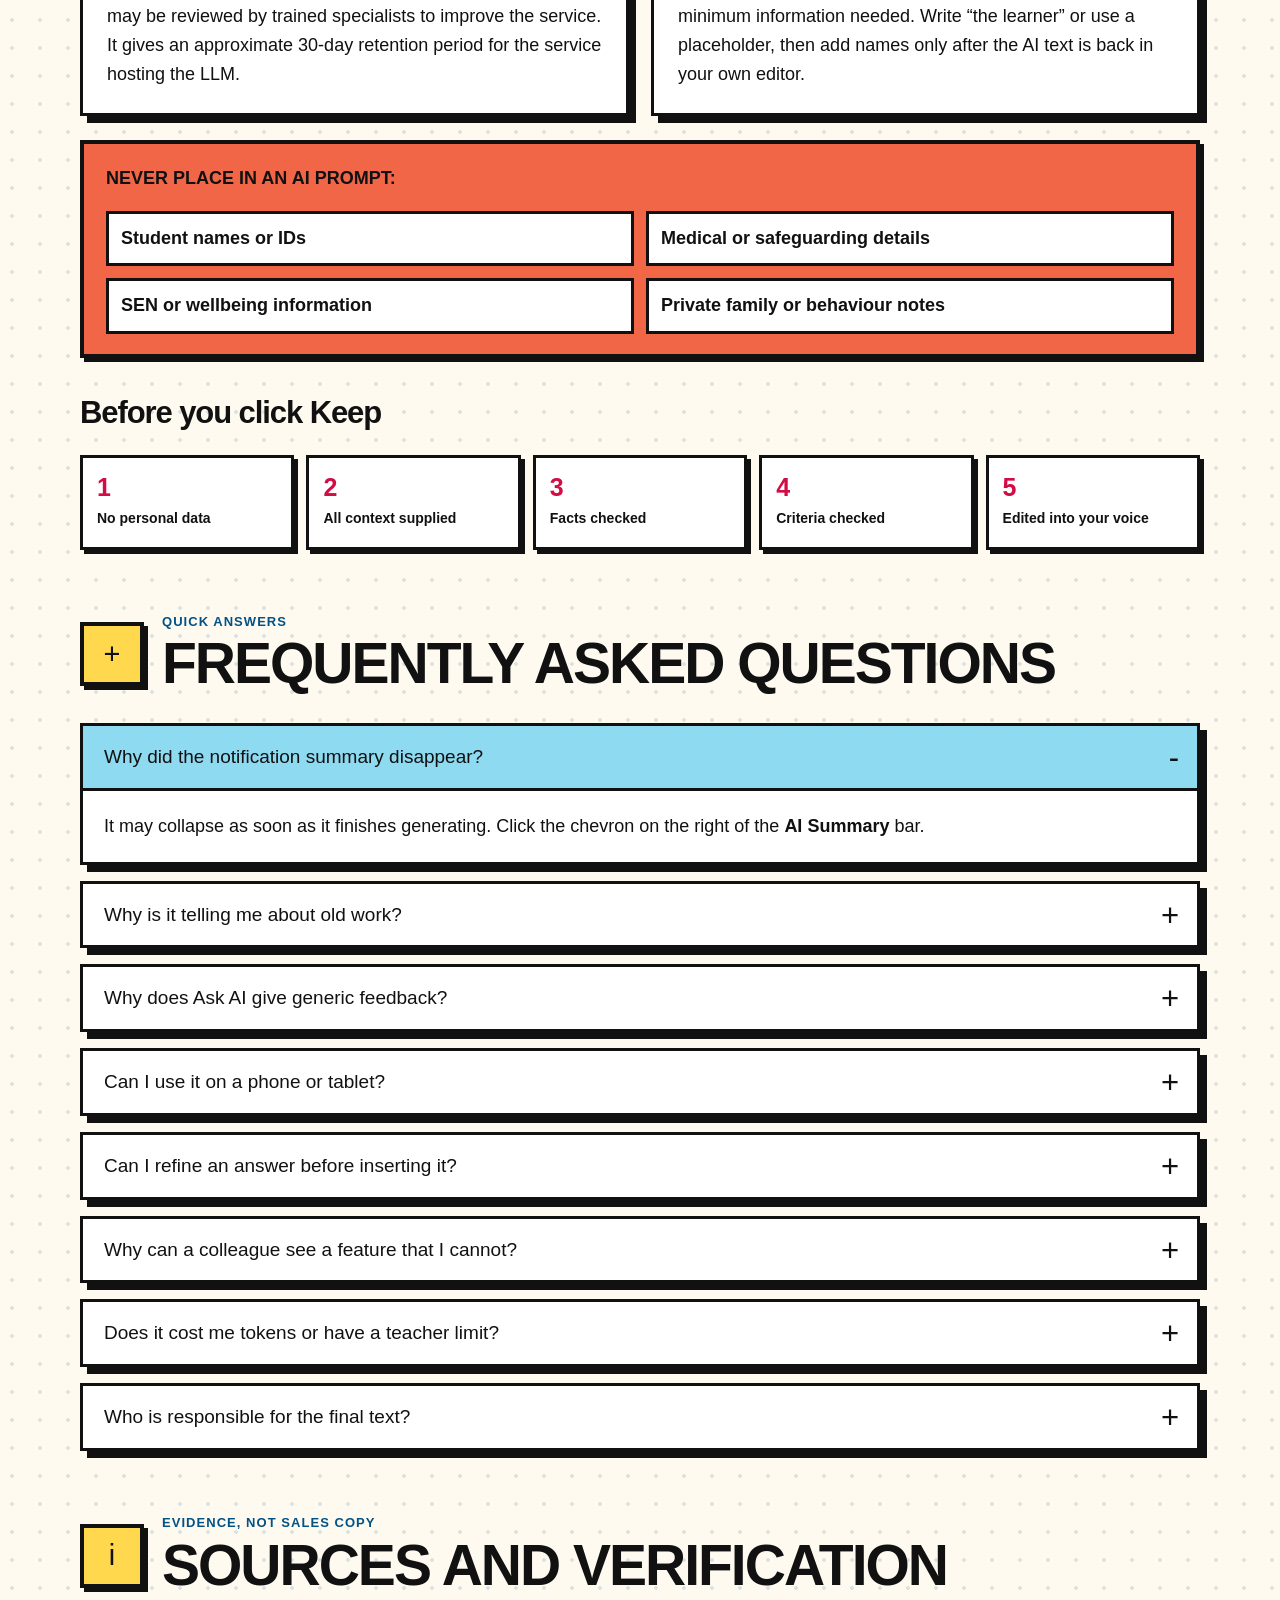
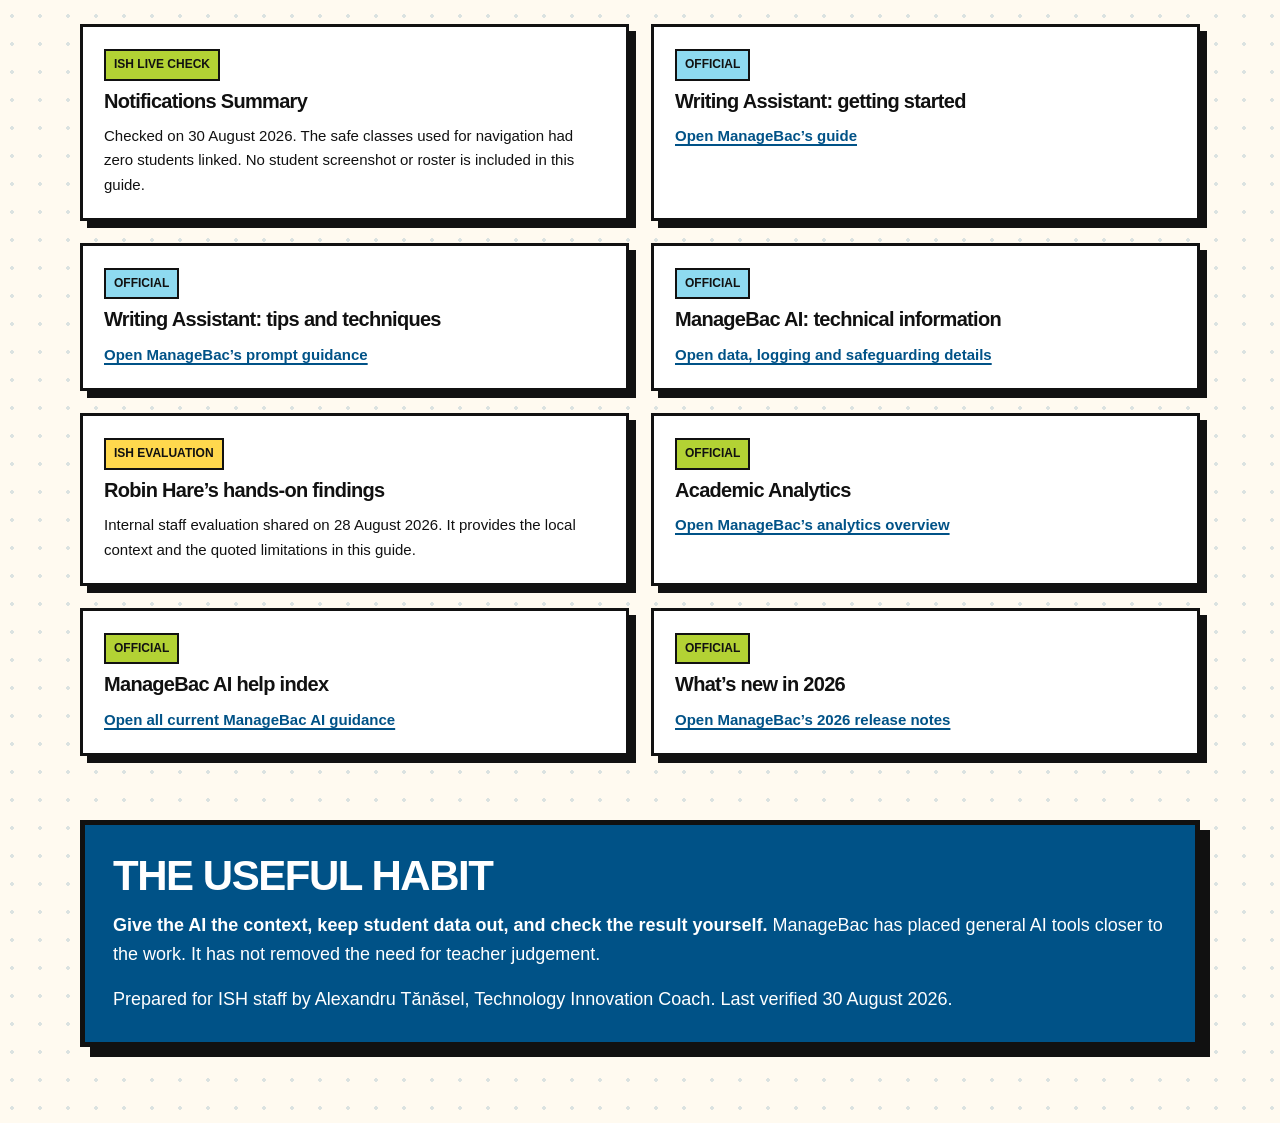
<file: ManageBac_AI_Tutorial.html>
<!DOCTYPE html>
<html lang="en">
<head>
  <meta charset="utf-8">
  <meta name="viewport" content="width=device-width, initial-scale=1">
  <meta name="description" content="A practical, honest guide to the four ManageBac AI features available to ISH teachers.">
  <meta name="color-scheme" content="light">
  <title>ManageBac AI: all you need to know | ISH staff guide</title>
  <style>
    :root {
      --ink: #111111;
      --paper: #fffaf0;
      --white: #ffffff;
      --blue: #005287;
      --crimson: #d30d44;
      --lime: #b3d234;
      --orange: #f26648;
      --purple: #9b56a2;
      --cyan: #8edaf0;
      --yellow: #ffd84d;
      --muted: #5a5852;
      --border: 3px solid var(--ink);
      --shadow: 7px 7px 0 var(--ink);
      --shadow-small: 4px 4px 0 var(--ink);
      --content: 1120px;
    }

    *, *::before, *::after {
      box-sizing: border-box;
    }

    html {
      scroll-behavior: smooth;
      scroll-padding-top: 112px;
    }

    body {
      margin: 0;
      color: var(--ink);
      background-color: var(--paper);
      background-image:
        radial-gradient(circle at 12px 12px, rgba(0, 82, 135, 0.14) 2px, transparent 2px);
      background-size: 28px 28px;
      font-family: Inter, Aptos, "Segoe UI", Arial, sans-serif;
      font-size: 18px;
      line-height: 1.62;
    }

    a {
      color: var(--blue);
      font-weight: 800;
      text-underline-offset: 0.18em;
      text-decoration-thickness: 2px;
    }

    a:hover {
      color: var(--crimson);
    }

    a:focus-visible,
    button:focus-visible,
    summary:focus-visible {
      outline: 4px solid var(--purple);
      outline-offset: 4px;
    }

    button {
      font: inherit;
    }

    .skip-link {
      position: fixed;
      top: 10px;
      left: 10px;
      z-index: 999;
      transform: translateY(-180%);
      padding: 10px 14px;
      border: var(--border);
      background: var(--yellow);
      color: var(--ink);
      box-shadow: var(--shadow-small);
    }

    .skip-link:focus {
      transform: translateY(0);
    }

    .topbar {
      position: sticky;
      top: 0;
      z-index: 100;
      border-bottom: var(--border);
      background: var(--white);
    }

    .topbar-inner {
      width: min(100% - 32px, var(--content));
      min-height: 70px;
      margin: 0 auto;
      display: flex;
      align-items: center;
      justify-content: space-between;
      gap: 18px;
    }

    .brand {
      display: flex;
      align-items: center;
      gap: 12px;
      min-width: 0;
    }

    .brand-mark {
      flex: 0 0 auto;
      display: grid;
      place-items: center;
      width: 42px;
      height: 42px;
      border: var(--border);
      background: var(--lime);
      box-shadow: 3px 3px 0 var(--ink);
      font-family: "Arial Black", Impact, sans-serif;
      font-size: 16px;
      line-height: 1;
    }

    .brand-text {
      min-width: 0;
      font-family: "Arial Black", Impact, sans-serif;
      font-size: clamp(15px, 2vw, 20px);
      line-height: 1.12;
      letter-spacing: -0.02em;
      text-transform: uppercase;
    }

    .top-actions {
      display: flex;
      align-items: center;
      gap: 10px;
    }

    .print-button,
    .copy-button {
      border: var(--border);
      background: var(--yellow);
      color: var(--ink);
      box-shadow: var(--shadow-small);
      cursor: pointer;
      font-weight: 900;
      line-height: 1.1;
      text-transform: uppercase;
      transition: transform 120ms ease, box-shadow 120ms ease;
    }

    .print-button {
      padding: 10px 14px;
      white-space: nowrap;
    }

    .print-button:hover,
    .copy-button:hover {
      transform: translate(2px, 2px);
      box-shadow: 2px 2px 0 var(--ink);
    }

    .progress-track {
      height: 7px;
      background: var(--white);
    }

    .progress-bar {
      width: 0;
      height: 100%;
      background: var(--crimson);
    }

    main {
      width: min(100% - 32px, var(--content));
      margin: 0 auto;
      padding: 42px 0 76px;
    }

    .hero {
      position: relative;
      overflow: hidden;
      display: grid;
      grid-template-columns: minmax(0, 1.45fr) minmax(260px, 0.55fr);
      gap: 30px;
      padding: clamp(28px, 5vw, 58px);
      border: 5px solid var(--ink);
      background: var(--cyan);
      box-shadow: 12px 12px 0 var(--ink);
    }

    .hero::before,
    .hero::after {
      content: "";
      position: absolute;
      border: var(--border);
      background: var(--yellow);
      transform: rotate(11deg);
    }

    .hero::before {
      top: -32px;
      right: 28%;
      width: 86px;
      height: 86px;
    }

    .hero::after {
      right: -38px;
      bottom: -42px;
      width: 132px;
      height: 132px;
      border-radius: 50%;
      background: var(--orange);
    }

    .eyebrow,
    .section-kicker,
    .card-label,
    .evidence-pill,
    .tiny-label {
      font-family: "Arial Black", Impact, sans-serif;
      font-weight: 900;
      letter-spacing: 0.08em;
      line-height: 1.2;
      text-transform: uppercase;
    }

    .eyebrow {
      display: inline-block;
      margin: 0 0 20px;
      padding: 7px 11px;
      border: var(--border);
      background: var(--white);
      box-shadow: var(--shadow-small);
      font-size: 14px;
    }

    h1, h2, h3, h4 {
      margin-top: 0;
      font-family: "Arial Black", Impact, sans-serif;
      line-height: 1.08;
      letter-spacing: -0.035em;
    }

    h1 {
      max-width: 810px;
      margin-bottom: 22px;
      font-size: clamp(48px, 8vw, 88px);
      text-transform: uppercase;
    }

    h1 span {
      display: inline;
      padding: 0 0.08em;
      background: var(--crimson);
      color: var(--white);
      box-decoration-break: clone;
      -webkit-box-decoration-break: clone;
    }

    .hero-lede {
      max-width: 720px;
      margin: 0;
      font-size: clamp(20px, 2.4vw, 27px);
      font-weight: 750;
      line-height: 1.4;
    }

    .hero-stamp {
      position: relative;
      z-index: 1;
      align-self: end;
      padding: 22px;
      border: 4px solid var(--ink);
      background: var(--lime);
      box-shadow: var(--shadow);
      transform: rotate(2deg);
    }

    .hero-stamp strong {
      display: block;
      margin-bottom: 8px;
      font-family: "Arial Black", Impact, sans-serif;
      font-size: 23px;
      line-height: 1.05;
      text-transform: uppercase;
    }

    .hero-stamp p {
      margin: 0;
      font-size: 15px;
      font-weight: 750;
      line-height: 1.4;
    }

    .quick-nav {
      display: flex;
      flex-wrap: wrap;
      gap: 12px;
      margin: 38px 0 50px;
    }

    .quick-nav a {
      padding: 9px 13px;
      border: var(--border);
      background: var(--white);
      box-shadow: var(--shadow-small);
      color: var(--ink);
      font-size: 15px;
      text-decoration: none;
      text-transform: uppercase;
    }

    .quick-nav a:hover {
      background: var(--yellow);
      transform: translate(2px, 2px);
      box-shadow: 2px 2px 0 var(--ink);
    }

    .section {
      margin-top: 64px;
    }

    .section-heading {
      display: grid;
      grid-template-columns: auto 1fr;
      gap: 18px;
      align-items: center;
      margin-bottom: 28px;
    }

    .section-number {
      display: grid;
      place-items: center;
      width: 64px;
      height: 64px;
      border: 4px solid var(--ink);
      background: var(--yellow);
      box-shadow: var(--shadow-small);
      font-family: "Arial Black", Impact, sans-serif;
      font-size: 29px;
      line-height: 1;
    }

    .section-kicker {
      margin: 0 0 4px;
      color: var(--blue);
      font-size: 13px;
    }

    h2 {
      margin-bottom: 0;
      font-size: clamp(34px, 5vw, 57px);
      text-transform: uppercase;
    }

    h3 {
      margin-bottom: 12px;
      font-size: clamp(23px, 3vw, 31px);
    }

    h4 {
      margin-bottom: 10px;
      font-size: 19px;
      text-transform: uppercase;
    }

    p {
      margin: 0 0 16px;
    }

    .truth-grid,
    .feature-grid,
    .two-col,
    .privacy-grid,
    .source-grid {
      display: grid;
      gap: 22px;
    }

    .truth-grid {
      grid-template-columns: repeat(3, minmax(0, 1fr));
    }

    .truth-card,
    .feature-card,
    .content-card,
    .privacy-card,
    .source-card,
    .faq-item {
      border: var(--border);
      background: var(--white);
      box-shadow: var(--shadow);
    }

    .truth-card {
      min-height: 100%;
      padding: 24px;
    }

    .truth-card:nth-child(1) { background: var(--lime); }
    .truth-card:nth-child(2) { background: var(--yellow); }
    .truth-card:nth-child(3) { background: #ffc5d5; }

    .truth-card .answer {
      display: block;
      margin-bottom: 12px;
      font-family: "Arial Black", Impact, sans-serif;
      font-size: 31px;
      line-height: 1;
      text-transform: uppercase;
    }

    .truth-card p {
      margin: 0;
      font-weight: 700;
    }

    .start-here {
      margin-top: 32px;
      padding: clamp(24px, 4vw, 38px);
      border: 5px solid var(--ink);
      background: var(--crimson);
      color: var(--white);
      box-shadow: 10px 10px 0 var(--ink);
    }

    .start-here h3 {
      font-size: clamp(29px, 4vw, 43px);
      text-transform: uppercase;
    }

    .start-here p:last-child {
      margin-bottom: 0;
    }

    .start-grid {
      display: grid;
      grid-template-columns: minmax(0, 0.9fr) minmax(300px, 1.1fr);
      gap: 30px;
      align-items: center;
    }

    .mini-ui {
      border: 4px solid var(--ink);
      background: var(--white);
      color: var(--ink);
      box-shadow: 7px 7px 0 #000000;
    }

    .mini-ui-header {
      display: flex;
      align-items: center;
      justify-content: space-between;
      gap: 12px;
      padding: 13px 16px;
      border-bottom: var(--border);
      background: var(--yellow);
      font-weight: 900;
    }

    .mini-ui-body {
      display: grid;
      gap: 9px;
      padding: 15px 16px 17px;
    }

    .mini-line {
      display: grid;
      grid-template-columns: 92px 1fr;
      gap: 10px;
      align-items: center;
      font-size: 14px;
    }

    .mini-line strong {
      padding: 3px 6px;
      border: 2px solid var(--ink);
      background: var(--cyan);
      text-transform: uppercase;
    }

    .mini-line span {
      height: 12px;
      background: #dedbd3;
    }

    .mini-caption {
      margin-top: 12px;
      font-size: 13px;
      font-weight: 800;
    }

    .feature-grid {
      grid-template-columns: repeat(2, minmax(0, 1fr));
    }

    .feature-card {
      display: grid;
      grid-template-columns: 62px 1fr;
      gap: 18px;
      padding: 24px;
    }

    .feature-icon {
      display: grid;
      place-items: center;
      width: 62px;
      height: 62px;
      border: var(--border);
      background: var(--cyan);
      box-shadow: var(--shadow-small);
      font-family: "Arial Black", Impact, sans-serif;
      font-size: 23px;
      line-height: 1;
    }

    .feature-card:nth-child(2) .feature-icon { background: var(--yellow); }
    .feature-card:nth-child(3) .feature-icon { background: var(--lime); }
    .feature-card:nth-child(4) .feature-icon { background: #d7b8df; }

    .feature-card h3 {
      margin-bottom: 8px;
      font-size: 23px;
    }

    .feature-card p {
      margin-bottom: 12px;
      font-size: 16px;
    }

    .access-pill,
    .evidence-pill {
      display: inline-flex;
      align-items: center;
      width: fit-content;
      border: 2px solid var(--ink);
      color: var(--ink);
      font-size: 12px;
    }

    .access-pill {
      padding: 4px 8px;
      background: var(--white);
      font-weight: 900;
      text-transform: uppercase;
    }

    .evidence-row {
      display: flex;
      flex-wrap: wrap;
      gap: 8px;
      margin: 0 0 18px;
    }

    .evidence-pill {
      padding: 5px 8px;
      background: var(--white);
    }

    .evidence-pill.live { background: var(--lime); }
    .evidence-pill.official { background: var(--cyan); }
    .evidence-pill.robin { background: var(--yellow); }

    .feature-section {
      margin-top: 76px;
      padding-top: 8px;
      border-top: 6px solid var(--ink);
    }

    .feature-title-row {
      display: grid;
      grid-template-columns: 92px 1fr;
      gap: 24px;
      align-items: center;
      margin-bottom: 26px;
      padding-top: 26px;
    }

    .big-feature-number {
      display: grid;
      place-items: center;
      width: 92px;
      height: 92px;
      border: 5px solid var(--ink);
      background: var(--blue);
      color: var(--white);
      box-shadow: 8px 8px 0 var(--ink);
      font-family: "Arial Black", Impact, sans-serif;
      font-size: 44px;
      line-height: 1;
    }

    #writing .big-feature-number { background: var(--crimson); }
    #tagging .big-feature-number { background: var(--orange); color: var(--ink); }
    #analytics .big-feature-number { background: var(--purple); }

    .feature-title-row h2 {
      font-size: clamp(34px, 5vw, 59px);
    }

    .feature-title-row .subtitle {
      margin: 7px 0 0;
      color: var(--muted);
      font-size: 18px;
      font-weight: 800;
    }

    .two-col {
      grid-template-columns: repeat(2, minmax(0, 1fr));
    }

    .content-card {
      padding: 25px;
    }

    .content-card.accent-blue { background: #dceff8; }
    .content-card.accent-lime { background: #eff9d0; }
    .content-card.accent-yellow { background: #fff2b8; }
    .content-card.accent-pink { background: #ffd6e1; }

    .card-label {
      display: inline-block;
      margin-bottom: 13px;
      padding: 5px 8px;
      border: 2px solid var(--ink);
      background: var(--white);
      font-size: 12px;
    }

    .content-card ul,
    .content-card ol {
      margin: 0;
      padding-left: 23px;
    }

    .content-card li {
      margin-bottom: 9px;
    }

    .content-card li:last-child {
      margin-bottom: 0;
    }

    .path {
      display: flex;
      flex-wrap: wrap;
      gap: 8px;
      align-items: center;
      margin-top: 5px;
    }

    .path span {
      padding: 6px 9px;
      border: 2px solid var(--ink);
      background: var(--white);
      font-weight: 850;
    }

    .path b {
      font-size: 25px;
      line-height: 1;
    }

    .prompt-card {
      margin-top: 24px;
      border: 4px solid var(--ink);
      background: var(--ink);
      box-shadow: 8px 8px 0 var(--purple);
      color: var(--white);
    }

    .prompt-head {
      display: flex;
      align-items: center;
      justify-content: space-between;
      gap: 16px;
      padding: 14px 17px;
      border-bottom: 3px solid var(--white);
    }

    .prompt-head h3 {
      margin: 0;
      font-size: 20px;
      letter-spacing: 0;
      text-transform: uppercase;
    }

    .copy-button {
      flex: 0 0 auto;
      padding: 8px 11px;
      border-color: var(--white);
      box-shadow: 3px 3px 0 var(--white);
      font-size: 12px;
    }

    .copy-button:hover {
      box-shadow: 1px 1px 0 var(--white);
    }

    .prompt-text {
      margin: 0;
      padding: 20px;
      color: #f7f5ef;
      font-family: ui-monospace, SFMono-Regular, Menlo, Consolas, monospace;
      font-size: 16px;
      line-height: 1.58;
      white-space: pre-wrap;
    }

    .honesty-note,
    .privacy-note {
      margin-top: 24px;
      padding: 20px 22px;
      border: 4px solid var(--ink);
      background: var(--orange);
      box-shadow: var(--shadow-small);
      font-weight: 750;
    }

    .honesty-note strong,
    .privacy-note strong {
      font-family: "Arial Black", Impact, sans-serif;
      text-transform: uppercase;
    }

    blockquote {
      margin: 24px 0 0;
      padding: 23px 25px;
      border: 4px solid var(--ink);
      background: var(--yellow);
      box-shadow: var(--shadow);
      font-size: 20px;
      font-weight: 800;
    }

    blockquote p:last-child {
      margin-bottom: 0;
    }

    blockquote footer {
      margin-top: 12px;
      font-size: 14px;
      font-style: normal;
      font-weight: 900;
      text-transform: uppercase;
    }

    .privacy-grid {
      grid-template-columns: repeat(2, minmax(0, 1fr));
    }

    .privacy-card {
      padding: 24px;
    }

    .privacy-card h3 {
      font-size: 22px;
    }

    .privacy-card p:last-child {
      margin-bottom: 0;
    }

    .do-not-list {
      display: grid;
      grid-template-columns: repeat(2, minmax(0, 1fr));
      gap: 12px;
      margin-top: 18px;
    }

    .do-not-list span {
      padding: 10px 12px;
      border: var(--border);
      background: var(--white);
      font-weight: 850;
    }

    .review-strip {
      display: grid;
      grid-template-columns: repeat(5, minmax(0, 1fr));
      gap: 12px;
      margin-top: 26px;
    }

    .review-step {
      padding: 17px 14px;
      border: var(--border);
      background: var(--white);
      box-shadow: var(--shadow-small);
      font-size: 14px;
      font-weight: 800;
    }

    .review-step b {
      display: block;
      margin-bottom: 7px;
      color: var(--crimson);
      font-family: "Arial Black", Impact, sans-serif;
      font-size: 25px;
      line-height: 1;
    }

    .faq-list {
      display: grid;
      gap: 16px;
    }

    .faq-item {
      overflow: clip;
    }

    .faq-item summary {
      position: relative;
      padding: 19px 54px 19px 21px;
      cursor: pointer;
      font-family: "Arial Black", Impact, sans-serif;
      font-size: 19px;
      line-height: 1.25;
      list-style: none;
    }

    .faq-item summary::-webkit-details-marker {
      display: none;
    }

    .faq-item summary::after {
      content: "+";
      position: absolute;
      top: 50%;
      right: 18px;
      transform: translateY(-50%);
      font-size: 31px;
      line-height: 1;
    }

    .faq-item[open] summary {
      border-bottom: var(--border);
      background: var(--cyan);
    }

    .faq-item[open] summary::after {
      content: "-";
    }

    .faq-answer {
      padding: 21px;
    }

    .faq-answer p:last-child {
      margin-bottom: 0;
    }

    .source-grid {
      grid-template-columns: repeat(2, minmax(0, 1fr));
    }

    .source-card {
      padding: 21px;
    }

    .source-card h3 {
      font-size: 20px;
    }

    .source-card p {
      font-size: 15px;
    }

    .source-card p:last-child {
      margin-bottom: 0;
    }

    .source-type {
      display: inline-block;
      margin-bottom: 10px;
      padding: 4px 8px;
      border: 2px solid var(--ink);
      background: var(--lime);
      font-size: 12px;
      font-weight: 900;
      text-transform: uppercase;
    }

    .source-card:nth-child(2) .source-type,
    .source-card:nth-child(3) .source-type,
    .source-card:nth-child(4) .source-type {
      background: var(--cyan);
    }

    .source-card:nth-child(5) .source-type {
      background: var(--yellow);
    }

    .footer-card {
      margin-top: 64px;
      padding: 28px;
      border: 5px solid var(--ink);
      background: var(--blue);
      box-shadow: 10px 10px 0 var(--ink);
      color: var(--white);
    }

    .footer-card h2 {
      margin-bottom: 12px;
      font-size: clamp(27px, 4vw, 42px);
    }

    .footer-card p:last-child {
      margin-bottom: 0;
    }

    .status-message {
      position: fixed;
      right: 18px;
      bottom: 18px;
      z-index: 200;
      max-width: min(360px, calc(100vw - 36px));
      padding: 12px 15px;
      border: var(--border);
      background: var(--lime);
      box-shadow: var(--shadow-small);
      font-weight: 900;
      opacity: 0;
      transform: translateY(20px);
      pointer-events: none;
      transition: opacity 160ms ease, transform 160ms ease;
    }

    .status-message.show {
      opacity: 1;
      transform: translateY(0);
    }

    @media (max-width: 860px) {
      .hero,
      .start-grid,
      .truth-grid,
      .review-strip {
        grid-template-columns: 1fr;
      }

      .feature-grid,
      .two-col,
      .privacy-grid,
      .source-grid {
        grid-template-columns: 1fr;
      }

      .hero-stamp {
        max-width: 420px;
        transform: none;
      }

      .review-strip {
        grid-template-columns: repeat(2, minmax(0, 1fr));
      }
    }

    @media (max-width: 560px) {
      body {
        font-size: 17px;
      }

      .topbar-inner {
        width: min(100% - 20px, var(--content));
      }

      .brand-mark {
        width: 38px;
        height: 38px;
      }

      .brand-text {
        max-width: 155px;
      }

      .print-button {
        padding: 8px 9px;
        font-size: 13px;
      }

      main {
        width: min(100% - 20px, var(--content));
        padding-top: 24px;
      }

      .hero {
        padding: 25px 20px 30px;
        box-shadow: 7px 7px 0 var(--ink);
      }

      .hero::before {
        display: none;
      }

      h1 {
        font-size: clamp(39px, 11.6vw, 47px);
      }

      .quick-nav {
        display: grid;
        grid-template-columns: repeat(2, minmax(0, 1fr));
      }

      .quick-nav a {
        display: grid;
        place-items: center;
        text-align: center;
      }

      .section-heading,
      .feature-title-row {
        grid-template-columns: 58px 1fr;
        gap: 15px;
      }

      .section-number {
        width: 58px;
        height: 58px;
      }

      .big-feature-number {
        width: 58px;
        height: 58px;
        border-width: 3px;
        box-shadow: 4px 4px 0 var(--ink);
        font-size: 28px;
      }

      .feature-title-row h2 {
        font-size: 33px;
      }

      .feature-title-row .subtitle {
        font-size: 15px;
      }

      .feature-card {
        grid-template-columns: 1fr;
      }

      .do-not-list,
      .review-strip {
        grid-template-columns: 1fr;
      }

      .prompt-head {
        align-items: flex-start;
        flex-direction: column;
      }
    }

    @media (prefers-reduced-motion: reduce) {
      html {
        scroll-behavior: auto;
      }

      *, *::before, *::after {
        scroll-behavior: auto !important;
        transition-duration: 0.01ms !important;
      }
    }

    @page {
      size: A4;
      margin: 12mm;
    }

    @media print {
      :root {
        --shadow: none;
        --shadow-small: none;
      }

      body {
        background: #ffffff;
        font-size: 10.4pt;
        line-height: 1.42;
      }

      .topbar,
      .progress-track,
      .quick-nav,
      .copy-button,
      .status-message {
        display: none !important;
      }

      main {
        width: 100%;
        padding: 0;
      }

      .hero,
      .start-here,
      .truth-card,
      .feature-card,
      .content-card,
      .prompt-card,
      .privacy-card,
      .source-card,
      .faq-item,
      .footer-card,
      blockquote {
        box-shadow: none !important;
      }

      .hero {
        grid-template-columns: 1fr 0.42fr;
        padding: 22px;
        page-break-after: always;
      }

      h1 {
        font-size: 38pt;
      }

      .section,
      .feature-section {
        margin-top: 28px;
      }

      .feature-section {
        break-before: page;
      }

      .truth-card,
      .feature-card,
      .content-card,
      .prompt-card,
      .privacy-card,
      .source-card,
      .faq-item,
      blockquote {
        break-inside: avoid;
      }

      .truth-grid {
        grid-template-columns: repeat(3, 1fr);
      }

      .two-col,
      .privacy-grid,
      .source-grid {
        grid-template-columns: repeat(2, 1fr);
      }

      .faq-item:not([open]) .faq-answer {
        display: block;
      }

      .faq-item summary::after {
        display: none;
      }

      a {
        color: var(--ink);
        text-decoration: underline;
      }

      a[href^="http"]::after {
        content: " (" attr(href) ")";
        overflow-wrap: anywhere;
        font-size: 8pt;
        font-weight: 500;
      }

      .source-card a[href^="http"]::after {
        display: block;
      }
    }
  </style>
</head>
<body>
  <a class="skip-link" href="#main-content">Skip to the guide</a>

  <header class="topbar">
    <div class="topbar-inner">
      <div class="brand" aria-label="ISH staff guide">
        <span class="brand-mark" aria-hidden="true">ISH</span>
        <span class="brand-text">ManageBac AI staff guide</span>
      </div>
      <div class="top-actions">
        <button class="print-button" type="button" id="print-guide">Print / save PDF</button>
      </div>
    </div>
    <div class="progress-track" aria-hidden="true"><div class="progress-bar" id="progress-bar"></div></div>
  </header>

  <main id="main-content">
    <section class="hero" aria-labelledby="page-title">
      <div>
        <p class="eyebrow">For ISH secondary teaching staff</p>
        <h1 id="page-title">ManageBac AI: <span>all you need to know</span></h1>
        <p class="hero-lede">Four tools are now available in ManageBac. They can save a little time, but they do not know your lesson, task or professional judgement unless you provide the context.</p>
      </div>
      <aside class="hero-stamp" aria-label="Guide status">
        <strong>Honest guide</strong>
        <p>Plain instructions. Useful prompts. Clear limits. No student data in any example.</p>
        <p><strong style="font-size:15px; margin-top:12px;">Last checked</strong> 30 August 2026</p>
      </aside>
    </section>

    <nav class="quick-nav" aria-label="Guide sections">
      <a href="#decision">Should I use it?</a>
      <a href="#four-tools">The four tools</a>
      <a href="#notifications">Notifications</a>
      <a href="#writing">Ask AI</a>
      <a href="#tagging">Tagging</a>
      <a href="#analytics">Analytics</a>
      <a href="#privacy">Privacy</a>
      <a href="#faq">FAQ</a>
    </nav>

    <section class="section" id="decision" aria-labelledby="decision-title">
      <div class="section-heading">
        <span class="section-number" aria-hidden="true">?</span>
        <div>
          <p class="section-kicker">The short answer</p>
          <h2 id="decision-title">Should I use this?</h2>
        </div>
      </div>

      <div class="truth-grid">
        <article class="truth-card">
          <span class="answer">Yes</span>
          <p>For a first draft, clearer wording, quick translation, tag suggestions or a summary of unread notifications.</p>
        </article>
        <article class="truth-card">
          <span class="answer">Maybe</span>
          <p>For spotting patterns in analytics. Ask a narrow question and check every claim against the actual chart or table.</p>
        </article>
        <article class="truth-card">
          <span class="answer">No</span>
          <p>For final feedback, grading or decisions about a student. The teacher remains responsible for the result.</p>
        </article>
      </div>

      <div class="start-here">
        <div class="start-grid">
          <div>
            <p class="section-kicker" style="color:#ffffff;">The one thing to remember</p>
            <h3>The notification summary hides itself</h3>
            <p>Click the bell and wait about 10 seconds. When the <strong>AI Summary</strong> bar appears, it may already be collapsed. Click the chevron on the right to open it.</p>
            <p>It summarises <strong>unread notifications only</strong>. Use <strong>Mark All as Read</strong> regularly, or the summary may describe last term instead of this week.</p>
          </div>
          <div>
            <div class="mini-ui" aria-label="Simplified illustration of a collapsed AI Summary bar">
              <div class="mini-ui-header">
                <span>✦ AI Summary</span>
                <span aria-hidden="true">⌄</span>
              </div>
              <div class="mini-ui-body">
                <div class="mini-line"><strong>Task</strong><span></span></div>
                <div class="mini-line"><strong>Deadline</strong><span></span></div>
                <div class="mini-line"><strong>Routine</strong><span></span></div>
              </div>
            </div>
            <p class="mini-caption">Simplified visual, not a ManageBac screenshot. No student data is shown.</p>
          </div>
        </div>
      </div>
    </section>

    <section class="section" id="four-tools" aria-labelledby="tools-title">
      <div class="section-heading">
        <span class="section-number" aria-hidden="true">4</span>
        <div>
          <p class="section-kicker">What is available</p>
          <h2 id="tools-title">The four tools</h2>
        </div>
      </div>

      <div class="feature-grid">
        <article class="feature-card">
          <span class="feature-icon" aria-hidden="true">01</span>
          <div>
            <h3>Notifications Summary</h3>
            <p>Sorts unread notifications into a short overview.</p>
            <span class="access-pill">Available to everyone</span>
          </div>
        </article>
        <article class="feature-card">
          <span class="feature-icon" aria-hidden="true">02</span>
          <div>
            <h3>Writing Assistant: Ask AI</h3>
            <p>Creates or revises text inside rich-text editors.</p>
            <span class="access-pill">Teacher access can be toggled</span>
          </div>
        </article>
        <article class="feature-card">
          <span class="feature-icon" aria-hidden="true">03</span>
          <div>
            <h3>AI Curriculum Tagging</h3>
            <p>Suggests curriculum tags for Portfolio and Class Stream entries.</p>
            <span class="access-pill">Available to everyone</span>
          </div>
        </article>
        <article class="feature-card">
          <span class="feature-icon" aria-hidden="true">04</span>
          <div>
            <h3>AI Assistant</h3>
            <p>Answers questions inside Academic Analytics.</p>
            <span class="access-pill">Teacher access can be toggled</span>
          </div>
        </article>
      </div>

      <div class="honesty-note">
        <strong>At ISH:</strong> Robin confirmed that these features are enabled without an extra cost or token limit for teachers. One correction from testing (1 Sep 2026): the <em>Academic Analytics</em> assistant is on <strong>admin accounts only</strong> — a regular teacher account does not have that Insights entry at all, and that is normal, not a permissions fault. If you cannot see <em>Ask AI</em> in the places this tutorial shows for teachers, that is when to ask about your individual permission.
      </div>
    </section>

    <section class="feature-section" id="notifications" aria-labelledby="notifications-title">
      <div class="feature-title-row">
        <span class="big-feature-number" aria-hidden="true">1</span>
        <div>
          <h2 id="notifications-title">Notifications Summary</h2>
          <p class="subtitle">The most immediately useful feature, once you know where it hides.</p>
        </div>
      </div>

      <div class="evidence-row" aria-label="Evidence for this section">
        <span class="evidence-pill live">Live checked at ISH</span>
        <span class="evidence-pill live">Zero-student test surface</span>
      </div>

      <div class="two-col">
        <article class="content-card accent-blue">
          <span class="card-label">What it is</span>
          <h3>A digest of unread activity</h3>
          <p>It groups unread notifications into categories such as <strong>Task</strong>, <strong>Deadline</strong> and <strong>Routine</strong>. It can combine information across classes and flag items that are due soon.</p>
        </article>
        <article class="content-card accent-lime">
          <span class="card-label">Where to find it</span>
          <h3>Top bar → bell icon</h3>
          <div class="path" aria-label="Navigation path">
            <span>Bell</span><b aria-hidden="true">→</b><span>Wait about 10 sec</span><b aria-hidden="true">→</b><span>Open AI Summary</span>
          </div>
        </article>
        <article class="content-card accent-yellow">
          <span class="card-label">Good at</span>
          <ul>
            <li>Turning a busy notification list into a quick overview.</li>
            <li>Grouping routine updates separately from deadlines.</li>
            <li>Flagging patterns such as several overdue submissions.</li>
            <li>Avoiding individual student names in the summary seen during the ISH check.</li>
          </ul>
        </article>
        <article class="content-card accent-pink">
          <span class="card-label">Cannot do</span>
          <ul>
            <li>Summarise notifications that are already marked as read.</li>
            <li>Know that an old unread item is no longer important.</li>
            <li>Replace opening the original notification when action is needed.</li>
            <li>Stay visible after generating. You may need to reopen the collapsed bar.</li>
          </ul>
        </article>
      </div>

      <div class="prompt-card">
        <div class="prompt-head">
          <h3>Best input: no prompt needed</h3>
        </div>
        <p class="prompt-text">1. Mark old notifications as read.
2. Leave only current items unread.
3. Open the bell and wait for AI Summary.
4. Click the chevron, then open any source notification before acting.</p>
      </div>
    </section>

    <section class="feature-section" id="writing" aria-labelledby="writing-title">
      <div class="feature-title-row">
        <span class="big-feature-number" aria-hidden="true">2</span>
        <div>
          <h2 id="writing-title">Writing Assistant: Ask AI</h2>
          <p class="subtitle">A general writing box inside ManageBac, not a planner-aware co-teacher.</p>
        </div>
      </div>

      <div class="evidence-row" aria-label="Evidence for this section">
        <span class="evidence-pill official">Official ManageBac guidance</span>
        <span class="evidence-pill robin">Robin tested at ISH</span>
      </div>

      <div class="two-col">
        <article class="content-card accent-blue">
          <span class="card-label">What it is</span>
          <h3>Generate or improve text</h3>
          <p>In a supported rich-text editor, click <strong>Ask AI</strong> to create new text. You can also highlight existing text first, then ask for a revision, simplification, correction or translation. Shortcut buttons include options such as <strong>Clarify and Improve Flow</strong> and <strong>Check Grammar and Spelling</strong>.</p>
        </article>
        <article class="content-card accent-lime">
          <span class="card-label">Where to find it</span>
          <h3>Any supported rich-text editor</h3>
          <div class="path" aria-label="Navigation path">
            <span>Open editor</span><b aria-hidden="true">→</b><span>Ask AI</span><b aria-hidden="true">→</b><span>Review</span><b aria-hidden="true">→</b><span>Keep or Discard</span>
          </div>
        </article>
        <article class="content-card accent-yellow">
          <span class="card-label">Good at</span>
          <ul>
            <li>Drafting a short description when you provide the full brief.</li>
            <li>Shortening, clarifying or changing the tone of selected text.</li>
            <li>Checking grammar and spelling.</li>
            <li>Translating text that you explicitly select or enter.</li>
            <li>Referring back to the last three AI responses while you refine the current exchange.</li>
          </ul>
        </article>
        <article class="content-card accent-pink">
          <span class="card-label">Cannot do</span>
          <ul>
            <li>Read the rest of your unit planner.</li>
            <li>Know the task, subject, criteria or task description in a feedback box.</li>
            <li>Know your students or your intended learning sequence.</li>
            <li>Take responsibility for accuracy, tone or final feedback.</li>
          </ul>
        </article>
      </div>

      <div class="prompt-card">
        <div class="prompt-head">
          <h3>Copyable prompt: a useful first draft</h3>
          <button class="copy-button" type="button" data-copy="prompt-writing">Copy prompt</button>
        </div>
        <p class="prompt-text" id="prompt-writing">Draft a student-facing [unit / task / message] for [year group and subject]. Students will [what they will do]. They need to [key requirements]. The final outcome is [what they submit or produce]. Use plain English, a calm teacher voice and no more than [word count] words. Do not invent dates, resources, criteria or requirements. Return only the final text.</p>
      </div>

      <blockquote>
        <p>“Ask AI” in unit planners “does not know the content of the rest of the planner”. In task feedback, it “does not know the context of the task”.</p>
        <footer>Robin Hare, ISH hands-on evaluation, 28 August 2026</footer>
      </blockquote>
    </section>

    <section class="feature-section" id="tagging" aria-labelledby="tagging-title">
      <div class="feature-title-row">
        <span class="big-feature-number" aria-hidden="true">3</span>
        <div>
          <h2 id="tagging-title">AI Curriculum Tagging</h2>
          <p class="subtitle">Suggestions for curriculum labels, not an automatic curriculum decision.</p>
        </div>
      </div>

      <div class="evidence-row" aria-label="Evidence for this section">
        <span class="evidence-pill robin">ISH feature information</span>
        <span class="evidence-pill official">ManageBac AI data principles</span>
      </div>

      <div class="two-col">
        <article class="content-card accent-blue">
          <span class="card-label">What it is</span>
          <h3>Suggested tags from your entry</h3>
          <p>When tagging Portfolio or Class Stream entries, ManageBac can suggest items such as ATL skills, Learner Profile attributes, transdisciplinary themes, standards or syllabus links.</p>
        </article>
        <article class="content-card accent-lime">
          <span class="card-label">Where to find it</span>
          <h3>Portfolio or Class Stream</h3>
          <div class="path" aria-label="Navigation path">
            <span>Create or edit entry</span><b aria-hidden="true">→</b><span>Curriculum tags</span><b aria-hidden="true">→</b><span>Review suggestions</span>
          </div>
        </article>
        <article class="content-card accent-yellow">
          <span class="card-label">Good at</span>
          <ul>
            <li>Offering a starting list when the activity text is specific.</li>
            <li>Reminding you of plausible tags you may want to inspect.</li>
            <li>Reducing the time spent opening several tag menus.</li>
          </ul>
        </article>
        <article class="content-card accent-pink">
          <span class="card-label">Cannot do</span>
          <ul>
            <li>Know which skill you explicitly taught or assessed.</li>
            <li>Know your wider curriculum map or intended progression.</li>
            <li>Decide that every plausible tag belongs on the entry.</li>
            <li>Replace a teacher’s curriculum judgement.</li>
          </ul>
        </article>
      </div>

      <div class="prompt-card">
        <div class="prompt-head">
          <h3>Input text that produces better suggestions</h3>
          <button class="copy-button" type="button" data-copy="prompt-tagging">Copy example</button>
        </div>
        <p class="prompt-text" id="prompt-tagging">In this activity, students compare two possible solutions, explain the evidence behind their choice, and give one specific improvement after peer feedback. The focus is evaluating evidence and communicating a justified decision.</p>
      </div>

      <div class="honesty-note">
        <strong>Practical rule:</strong> Add only the tags you can point to in the activity or evidence. A long list of plausible tags is not the same as taught curriculum.
      </div>
    </section>

    <section class="feature-section" id="analytics" aria-labelledby="analytics-title">
      <div class="feature-title-row">
        <span class="big-feature-number" aria-hidden="true">4</span>
        <div>
          <h2 id="analytics-title">AI Assistant</h2>
          <p class="subtitle">A question box in Academic Analytics that benefits from narrow prompts.</p>
        </div>
      </div>

      <div class="evidence-row" aria-label="Evidence for this section">
        <span class="evidence-pill robin">Robin tested at ISH</span>
        <span class="evidence-pill official">Analytics path officially documented</span>
      </div>

      <div class="two-col">
        <article class="content-card accent-blue">
          <span class="card-label">What it is</span>
          <h3>Chat-style help with analytics</h3>
          <p>Inside Academic Analytics, the assistant can try to summarise patterns. ManageBac’s analytics workspace covers achievement status, grades, workload and submission information. Do not assume the assistant sees every filter on your screen, so name the scope and term in your question.</p>
        </article>
        <article class="content-card accent-lime">
          <span class="card-label">Where to find it</span>
          <h3>Insights → Academic Analytics <em>(admin accounts)</em></h3>
          <div class="path" aria-label="Navigation path">
            <span>Insights</span><b aria-hidden="true">→</b><span>Academic Analytics</span><b aria-hidden="true">→</b><span>AI Assistant</span>
          </div>
          <p><strong>Teacher accounts do not see this menu.</strong> Checked on a regular ISH teacher account (1&nbsp;Sep&nbsp;2026): Insights shows only <em>Curriculum</em>, <em>Engagement Analytics</em> and <em>eCoursework Dashboard</em>. Academic Analytics is an admin-level view, so this assistant is for coordinators and leadership. If your role needs it, ask Robin about access.</p>
        </article>
        <article class="content-card accent-yellow">
          <span class="card-label">Good at</span>
          <ul>
            <li>Trying a first summary of a narrowly defined trend.</li>
            <li>Turning a chart into questions for further investigation.</li>
            <li>Helping you decide which metric to inspect next.</li>
          </ul>
        </article>
        <article class="content-card accent-pink">
          <span class="card-label">Cannot do</span>
          <ul>
            <li>Explain every cause behind a pattern.</li>
            <li>Know classroom context that is not in the data.</li>
            <li>Turn correlation into a reliable conclusion.</li>
            <li>Replace opening the source chart and checking the selected term and scope.</li>
            <li>Reliably infer filters or classroom context that you did not state.</li>
          </ul>
        </article>
      </div>

      <div class="prompt-card">
        <div class="prompt-head">
          <h3>Copyable prompt: evidence first</h3>
          <button class="copy-button" type="button" data-copy="prompt-analytics">Copy prompt</button>
        </div>
        <p class="prompt-text" id="prompt-analytics">For [programme / subject / class], during [selected term], list up to three patterns in [achievement / workload / submissions] that are supported by the analytics available to you. For each pattern, name the chart or metric. Separate observation from possible explanation. If you cannot access enough evidence, say so.</p>
      </div>

      <blockquote>
        <p>The assistant “does have a try at summarising trends in curriculum” and, like other AI tools, “needs clear prompts”.</p>
        <footer>Robin Hare, ISH hands-on evaluation, 28 August 2026</footer>
      </blockquote>
    </section>

    <section class="section" id="privacy" aria-labelledby="privacy-title">
      <div class="section-heading">
        <span class="section-number" aria-hidden="true">✓</span>
        <div>
          <p class="section-kicker">What staff will reasonably ask</p>
          <h2 id="privacy-title">Privacy and safe use</h2>
        </div>
      </div>

      <div class="privacy-grid">
        <article class="privacy-card">
          <h3>Does Ask AI read the whole page?</h3>
          <p><strong>No.</strong> ManageBac says the Writing Assistant sends only the text you explicitly type or select, plus its system instructions and model settings. It does not silently pull the rest of the planner or task page.</p>
        </article>
        <article class="privacy-card">
          <h3>Is personal information used to train AI?</h3>
          <p>ManageBac states that it does not share personally identifiable information with third-party LLMs, and that prompts and responses are not used to train those models.</p>
        </article>
        <article class="privacy-card">
          <h3>Are prompts stored?</h3>
          <p><strong>Yes.</strong> ManageBac says queries and responses are logged and may be reviewed by trained specialists to improve the service. It gives an approximate 30-day retention period for the service hosting the LLM.</p>
        </article>
        <article class="privacy-card">
          <h3>So can I paste student details?</h3>
          <p><strong>Do not.</strong> Even with ManageBac’s safeguards, use the minimum information needed. Write “the learner” or use a placeholder, then add names only after the AI text is back in your own editor.</p>
        </article>
      </div>

      <div class="privacy-note">
        <strong>Never place in an AI prompt:</strong>
        <div class="do-not-list">
          <span>Student names or IDs</span>
          <span>Medical or safeguarding details</span>
          <span>SEN or wellbeing information</span>
          <span>Private family or behaviour notes</span>
        </div>
      </div>

      <h3 style="margin-top:38px;">Before you click Keep</h3>
      <div class="review-strip" aria-label="Five checks before keeping AI text">
        <div class="review-step"><b>1</b>No personal data</div>
        <div class="review-step"><b>2</b>All context supplied</div>
        <div class="review-step"><b>3</b>Facts checked</div>
        <div class="review-step"><b>4</b>Criteria checked</div>
        <div class="review-step"><b>5</b>Edited into your voice</div>
      </div>
    </section>

    <section class="section" id="faq" aria-labelledby="faq-title">
      <div class="section-heading">
        <span class="section-number" aria-hidden="true">+</span>
        <div>
          <p class="section-kicker">Quick answers</p>
          <h2 id="faq-title">Frequently asked questions</h2>
        </div>
      </div>

      <div class="faq-list">
        <details class="faq-item" open>
          <summary>Why did the notification summary disappear?</summary>
          <div class="faq-answer"><p>It may collapse as soon as it finishes generating. Click the chevron on the right of the <strong>AI Summary</strong> bar.</p></div>
        </details>
        <details class="faq-item">
          <summary>Why is it telling me about old work?</summary>
          <div class="faq-answer"><p>It summarises unread notifications, not “this week”. Mark old notifications as read, then generate the summary again when new items arrive.</p></div>
        </details>
        <details class="faq-item">
          <summary>Why does Ask AI give generic feedback?</summary>
          <div class="faq-answer"><p>It does not know the task or criteria unless you put that information in the prompt. For sensitive student feedback, the safer use is to ask for a neutral structure with no personal data, then write the evidence and judgement yourself.</p></div>
        </details>
        <details class="faq-item">
          <summary>Can I use it on a phone or tablet?</summary>
          <div class="faq-answer"><p>The official Writing Assistant guide says it works in web and mobile browsers, but not yet in the ManageBac iOS or Android apps.</p></div>
        </details>
        <details class="faq-item">
          <summary>Can I refine an answer before inserting it?</summary>
          <div class="faq-answer"><p>Yes. ManageBac’s Writing Assistant guidance says you can continue refining a generated response before choosing Keep or Discard. Treat the current editing exchange as temporary working space, not as a durable record.</p></div>
        </details>
        <details class="faq-item">
          <summary>Why can a colleague see a feature that I cannot?</summary>
          <div class="faq-answer"><p>Notifications Summary and Curriculum Tagging are available to everyone at ISH. Writing Assistant and AI Assistant can be enabled or disabled per teacher. Ask your SAL or ManageBac administrator to check your permission.</p></div>
        </details>
        <details class="faq-item">
          <summary>Does it cost me tokens or have a teacher limit?</summary>
          <div class="faq-answer"><p>Robin confirmed with ManageBac that ISH’s enabled features have no extra cost or token limit for teachers. This is an ISH administration confirmation, not a general pricing claim for every school.</p></div>
        </details>
        <details class="faq-item">
          <summary>Who is responsible for the final text?</summary>
          <div class="faq-answer"><p>You are. ManageBac’s own guidance says the author remains responsible for reviewing and finalising generated content.</p></div>
        </details>
      </div>
    </section>

    <section class="section" id="sources" aria-labelledby="sources-title">
      <div class="section-heading">
        <span class="section-number" aria-hidden="true">i</span>
        <div>
          <p class="section-kicker">Evidence, not sales copy</p>
          <h2 id="sources-title">Sources and verification</h2>
        </div>
      </div>

      <div class="source-grid">
        <article class="source-card">
          <span class="source-type">ISH live check</span>
          <h3>Notifications Summary</h3>
          <p>Checked on 30 August 2026. The safe classes used for navigation had zero students linked. No student screenshot or roster is included in this guide.</p>
        </article>
        <article class="source-card">
          <span class="source-type">Official</span>
          <h3>Writing Assistant: getting started</h3>
          <p><a href="https://help.managebac.com/hc/en-us/articles/38117871360921-Getting-Started-with-ManageBac-AI-Writing-Assistant" target="_blank" rel="noopener noreferrer">Open ManageBac’s guide</a></p>
        </article>
        <article class="source-card">
          <span class="source-type">Official</span>
          <h3>Writing Assistant: tips and techniques</h3>
          <p><a href="https://help.managebac.com/hc/en-us/articles/38174527032473-ManageBac-AI-Writing-Assistant-Tips-and-techniques" target="_blank" rel="noopener noreferrer">Open ManageBac’s prompt guidance</a></p>
        </article>
        <article class="source-card">
          <span class="source-type">Official</span>
          <h3>ManageBac AI: technical information</h3>
          <p><a href="https://help.managebac.com/hc/en-us/articles/38171396948121-ManageBac-AI-Technical-Information" target="_blank" rel="noopener noreferrer">Open data, logging and safeguarding details</a></p>
        </article>
        <article class="source-card">
          <span class="source-type">ISH evaluation</span>
          <h3>Robin Hare’s hands-on findings</h3>
          <p>Internal staff evaluation shared on 28 August 2026. It provides the local context and the quoted limitations in this guide.</p>
        </article>
        <article class="source-card">
          <span class="source-type">Official</span>
          <h3>Academic Analytics</h3>
          <p><a href="https://help.managebac.com/hc/en-us/articles/51047822331673-Academic-Overview-and-Analytics" target="_blank" rel="noopener noreferrer">Open ManageBac’s analytics overview</a></p>
        </article>
        <article class="source-card">
          <span class="source-type">Official</span>
          <h3>ManageBac AI help index</h3>
          <p><a href="https://help.managebac.com/hc/en-us/sections/51162127252377-ManageBac-AI" target="_blank" rel="noopener noreferrer">Open all current ManageBac AI guidance</a></p>
        </article>
        <article class="source-card">
          <span class="source-type">Official</span>
          <h3>What’s new in 2026</h3>
          <p><a href="https://help.managebac.com/hc/en-us/articles/360039550531-What-s-New-in-ManageBac-2026" target="_blank" rel="noopener noreferrer">Open ManageBac’s 2026 release notes</a></p>
        </article>
      </div>
    </section>

    <footer class="footer-card">
      <h2>The useful habit</h2>
      <p><strong>Give the AI the context, keep student data out, and check the result yourself.</strong> ManageBac has placed general AI tools closer to the work. It has not removed the need for teacher judgement.</p>
      <p>Prepared for ISH staff by Alexandru Tănăsel, Technology Innovation Coach. Last verified 30 August 2026.</p>
    </footer>
  </main>

  <div class="status-message" id="status-message" role="status" aria-live="polite"></div>

  <script>
    (function () {
      "use strict";

      var progressBar = document.getElementById("progress-bar");
      var statusMessage = document.getElementById("status-message");
      var statusTimer;

      function updateProgress() {
        var scrollable = document.documentElement.scrollHeight - window.innerHeight;
        var progress = scrollable > 0 ? (window.scrollY / scrollable) * 100 : 0;
        progressBar.style.width = Math.min(100, Math.max(0, progress)) + "%";
      }

      function announce(message) {
        window.clearTimeout(statusTimer);
        statusMessage.textContent = message;
        statusMessage.classList.add("show");
        statusTimer = window.setTimeout(function () {
          statusMessage.classList.remove("show");
        }, 2200);
      }

      function legacyCopy(text) {
        var area = document.createElement("textarea");
        area.value = text;
        area.setAttribute("readonly", "");
        area.style.position = "fixed";
        area.style.opacity = "0";
        document.body.appendChild(area);
        area.select();
        var copied = document.execCommand("copy");
        document.body.removeChild(area);
        return copied;
      }

      function copyText(text) {
        if (navigator.clipboard && window.isSecureContext) {
          return navigator.clipboard.writeText(text);
        }
        return legacyCopy(text) ? Promise.resolve() : Promise.reject(new Error("Copy unavailable"));
      }

      document.getElementById("print-guide").addEventListener("click", function () {
        window.print();
      });

      Array.prototype.forEach.call(document.querySelectorAll("[data-copy]"), function (button) {
        button.addEventListener("click", function () {
          var target = document.getElementById(button.getAttribute("data-copy"));
          if (!target) return;
          copyText(target.textContent.trim()).then(function () {
            announce("Copied to clipboard");
          }).catch(function () {
            announce("Copy was blocked. Select the text and copy it manually.");
          });
        });
      });

      window.addEventListener("scroll", updateProgress, { passive: true });
      window.addEventListener("resize", updateProgress);
      updateProgress();
    }());
  </script>
</body>
</html>
</file>
<file: assets/styles.css>
/* =================================================================
   ISH Professional Development Hub
   Elegant editorial style on the ISH brand.
   Display: Fraunces (soft serif) · Body/UI: DM Sans
   ================================================================= */

@import url('https://fonts.googleapis.com/css2?family=DM+Sans:ital,opsz,wght@0,9..40,400..700;1,9..40,400..500&family=Fraunces:ital,opsz,wght@0,9..144,400..600;1,9..144,400..600&display=swap');

/* ---------- Design tokens ---------- */
:root {
  /* ISH brand, refined */
  --primary:   #195386;            /* ISH logo blue — anchor */
  --primary-2: #2f6ea8;
  --accent:    #bd4f74;            /* ISH red softened to an elegant rose */
  --accent-2:  #d98a5b;            /* warm terracotta highlight */
  --gold:      #bf9540;
  --navy:      #143a5e;

  /* surfaces (light) */
  --bg:        #fbf6f0;            /* warm ivory */
  --bg-2:      #f5ece2;
  --surface:   #ffffff;
  --surface-2: #fcf8f3;
  --ink:       #22323c;
  --muted:     #5e6c75;
  --hair:      rgba(34,50,60,.10);
  --hair-2:    rgba(34,50,60,.16);
  --ring:      #2f6ea8;

  /* radii */
  --r:    20px;
  --r-sm: 14px;
  --r-xs: 10px;

  /* soft layered shadows */
  --sh-sm: 0 2px 10px rgba(34,50,60,.06);
  --sh:    0 14px 36px -16px rgba(25,83,134,.22), 0 3px 10px rgba(34,50,60,.05);
  --sh-lg: 0 30px 70px -22px rgba(25,83,134,.32), 0 8px 22px rgba(34,50,60,.07);
  --sh-hover: 0 22px 50px -16px rgba(25,83,134,.30), 0 6px 16px rgba(34,50,60,.07);

  /* category accents (full / soft tint) — muted, elegant */
  --c-ib:        #2f6ea8;  --t-ib:        #e8f0f7;
  --c-coaching:  #5f9472;  --t-coaching:  #e6f1ea;
  --c-leadership:#8f6298;  --t-leadership:#f1e9f3;
  --c-conf:      #cf7d4e;  --t-conf:      #f9ece1;
  --c-online:    #3f8fb0;  --t-online:    #e5f1f6;
  --c-ai:        #c0517a;  --t-ai:        #f8e8ef;
  --c-wellbeing: #4f9aa0;  --t-wellbeing: #e4f1f1;
  --c-pedagogy:  #bf9540;  --t-pedagogy:  #f7efdb;
}

html[data-theme="dark"] {
  --bg:        #141d22;
  --bg-2:      #0f171c;
  --surface:   #1d272e;
  --surface-2: #232e36;
  --ink:       #f3ece2;
  --muted:     #aeb9c1;
  --hair:      rgba(255,255,255,.10);
  --hair-2:    rgba(255,255,255,.16);
  --ring:      #7bb6e0;
  --accent:    #d76e90;
  --sh-sm: 0 2px 10px rgba(0,0,0,.35);
  --sh:    0 16px 40px -18px rgba(0,0,0,.6), 0 3px 10px rgba(0,0,0,.3);
  --sh-lg: 0 30px 70px -22px rgba(0,0,0,.7), 0 8px 22px rgba(0,0,0,.35);
  --sh-hover: 0 22px 50px -16px rgba(0,0,0,.6);
  --t-ib:        #20384c;  --t-coaching:  #233a2f;  --t-leadership:#3a2a40;
  --t-conf:      #43301f;  --t-online:    #1e3a45;  --t-ai:        #43222f;
  --t-wellbeing: #1f3a3c;  --t-pedagogy:  #3c3115;
}

/* ---------- Reset ---------- */
*, *::before, *::after { box-sizing: border-box; }
* { margin: 0; }
html { -webkit-text-size-adjust: 100%; scroll-behavior: smooth; }
@media (prefers-reduced-motion: reduce) {
  html { scroll-behavior: auto; }
  *, *::before, *::after { animation-duration: .001ms !important; animation-iteration-count: 1 !important; transition-duration: .001ms !important; scroll-behavior: auto !important; }
}

body {
  font-family: 'DM Sans', system-ui, -apple-system, Segoe UI, Roboto, sans-serif;
  color: var(--ink);
  line-height: 1.62;
  font-size: 17px;
  -webkit-font-smoothing: antialiased;
  background-color: var(--bg);
  background-image:
    radial-gradient(1100px 540px at 88% -8%, rgba(189,79,116,.10), transparent 60%),
    radial-gradient(900px 500px at -6% 4%, rgba(47,110,168,.12), transparent 55%);
  background-attachment: fixed;
}

h1, h2, h3, h4 {
  font-family: 'Fraunces', Georgia, 'Times New Roman', serif;
  font-weight: 500;
  line-height: 1.08;
  letter-spacing: -.3px;
  color: var(--ink);
  font-variation-settings: 'SOFT' 40, 'WONK' 0, 'opsz' 80;
}

a { color: var(--primary); }
html[data-theme="dark"] a { color: #7bb6e0; }

.eyebrow { font-family: 'DM Sans', sans-serif; font-size: 12.5px; font-weight: 700; text-transform: uppercase; letter-spacing: 2px; color: var(--muted); }

/* ---------- Skip link ---------- */
.skip-link {
  position: absolute; left: -9999px; top: 0; z-index: 100;
  background: var(--primary); color: #fff; border-radius: 0 0 12px 0;
  padding: 12px 18px; font-weight: 600; box-shadow: var(--sh);
}
.skip-link:focus { left: 0; top: 0; }
.sr-only {
  position: absolute;
  width: 1px; height: 1px;
  padding: 0; margin: -1px;
  overflow: hidden; clip: rect(0, 0, 0, 0);
  white-space: nowrap; border: 0;
}

/* ---------- Layout ---------- */
.wrap { width: min(1180px, 92vw); margin-inline: auto; }
section { padding-block: 14px; }

/* ---------- Top bar ---------- */
.topbar {
  position: sticky; top: 0; z-index: 40;
  background: color-mix(in srgb, var(--surface) 86%, transparent);
  -webkit-backdrop-filter: saturate(140%) blur(10px);
  backdrop-filter: saturate(140%) blur(10px);
  border-bottom: 1px solid var(--hair);
}
.topbar__in { display: flex; align-items: center; gap: 14px; padding: 13px 0; }
.brand { display: flex; align-items: center; gap: 13px; text-decoration: none; color: inherit; }
.brand__mark {
  width: 46px; height: 46px; flex: none;
  border-radius: 13px;
  background: linear-gradient(150deg, var(--primary-2), var(--primary) 70%);
  color: #fff; display: grid; place-items: center;
  font-family: 'Fraunces', serif; font-weight: 600; font-size: 18px; letter-spacing: .5px;
  box-shadow: 0 6px 16px -6px rgba(25,83,134,.55), inset 0 1px 0 rgba(255,255,255,.25);
}
.brand__txt b { font-family: 'Fraunces', serif; font-weight: 600; font-size: 19px; display: block; letter-spacing: -.2px; }
.brand__txt span { font-size: 11.5px; color: var(--muted); font-weight: 600; text-transform: uppercase; letter-spacing: 1.4px; }
.brand__logo { display: inline-flex; align-items: center; background: #fff; border: 1px solid var(--hair-2); border-radius: 11px; padding: 7px 12px; box-shadow: var(--sh-sm); }
.brand__logo img { display: block; height: 28px; width: auto; }
.brand__div { width: 1px; height: 30px; background: var(--hair-2); flex: none; }
.foot .brand__logo { padding: 6px 11px; }
.foot .brand__logo img { height: 22px; }
.topbar__spacer { flex: 1; }

.btn {
  font-family: 'DM Sans', sans-serif; font-weight: 600; font-size: 15px;
  border: 1px solid var(--hair-2); border-radius: 999px;
  background: var(--surface); color: var(--ink);
  padding: 10px 18px; cursor: pointer; box-shadow: var(--sh-sm);
  transition: transform .16s ease, box-shadow .16s ease, background .16s ease, border-color .16s ease;
  display: inline-flex; align-items: center; gap: 8px; text-decoration: none; line-height: 1;
}
.btn:hover { transform: translateY(-2px); box-shadow: var(--sh); }
.btn:active { transform: translateY(0); }
.btn--primary { background: linear-gradient(150deg, var(--primary-2), var(--primary)); color: #fff; border-color: transparent; box-shadow: 0 10px 24px -10px rgba(25,83,134,.6); }
.btn--primary:hover { box-shadow: 0 16px 30px -10px rgba(25,83,134,.6); }
.btn--blue { background: var(--primary); color: #fff; border-color: transparent; }
.btn--ghost { background: transparent; box-shadow: none; border-color: transparent; }
.btn--ghost:hover { background: color-mix(in srgb, var(--ink) 6%, transparent); box-shadow: none; transform: none; }
.btn:focus-visible, a:focus-visible, input:focus-visible, select:focus-visible, .chip:focus-visible, summary:focus-visible, button:focus-visible {
  outline: 3px solid var(--ring); outline-offset: 3px;
}
.btn svg { width: 18px; height: 18px; }
.icon-btn { width: 46px; height: 46px; padding: 0; justify-content: center; }

/* ---------- Hero ---------- */
.hero { padding-top: 30px; }
.hero__card {
  position: relative; overflow: hidden;
  background: linear-gradient(180deg, var(--surface), var(--surface-2));
  border: 1px solid var(--hair); border-radius: 28px;
  box-shadow: var(--sh-lg);
  padding: 42px clamp(24px, 4vw, 52px) 38px;
}
.hero__card::before {
  content: ""; position: absolute; right: -120px; top: -120px; width: 380px; height: 380px;
  background: radial-gradient(circle at center, rgba(189,79,116,.20), transparent 62%);
  pointer-events: none;
}
.hero__card::after {
  content: ""; position: absolute; left: -100px; bottom: -160px; width: 360px; height: 360px;
  background: radial-gradient(circle at center, rgba(79,154,160,.18), transparent 62%);
  pointer-events: none;
}
.hero__inner { position: relative; z-index: 1; }
.hero__tag {
  display: inline-flex; align-items: center; gap: 8px;
  background: color-mix(in srgb, var(--accent) 12%, var(--surface));
  color: var(--accent); border: 1px solid color-mix(in srgb, var(--accent) 30%, transparent);
  border-radius: 999px; font-weight: 600; font-size: 13px; padding: 6px 15px; margin-bottom: 18px;
}
html[data-theme="dark"] .hero__tag { color: #e89bb4; }
.hero__tag .pip { width: 7px; height: 7px; border-radius: 50%; background: var(--accent); }
.hero h1 { font-size: clamp(38px, 6vw, 68px); max-width: 17ch; font-weight: 500; letter-spacing: -1px; }
.hero h1 .u { font-style: italic; color: var(--accent); font-variation-settings: 'SOFT' 60, 'opsz' 120; }
.hero__sub { font-size: clamp(16px, 2.1vw, 20px); color: var(--muted); max-width: 62ch; margin-top: 16px; }
.hero__values { display: flex; flex-wrap: wrap; gap: 9px; margin-top: 22px; }
.value-pill {
  font-weight: 600; font-size: 13.5px; padding: 7px 15px; border-radius: 999px;
  border: 1px solid var(--hair-2); background: var(--surface); color: var(--ink);
  display: inline-flex; align-items: center; gap: 8px; box-shadow: var(--sh-sm);
}
.value-pill::before { content: ""; width: 8px; height: 8px; border-radius: 50%; }
.value-pill:nth-child(1)::before { background: var(--c-ib); }
.value-pill:nth-child(2)::before { background: var(--c-coaching); }
.value-pill:nth-child(3)::before { background: var(--accent); }

/* search */
.searchbar { display: flex; gap: 12px; margin-top: 26px; flex-wrap: wrap; }
.search {
  flex: 1 1 340px; display: flex; align-items: center; gap: 12px;
  background: var(--surface); border: 1px solid var(--hair-2); border-radius: 999px;
  padding: 4px 8px 4px 20px; box-shadow: var(--sh-sm); transition: box-shadow .2s ease, border-color .2s ease;
}
.search:focus-within { box-shadow: var(--sh), 0 0 0 3px var(--ring); border-color: var(--primary-2); }
.search svg { width: 20px; height: 20px; color: var(--muted); flex: none; }
.search input { border: 0; background: transparent; outline: none; font-size: 17px; color: var(--ink); padding: 13px 0; width: 100%; font-family: inherit; }
.search input::placeholder { color: var(--muted); }

/* ---------- Stats strip ---------- */
.stats { display: grid; grid-template-columns: repeat(4, 1fr); gap: 16px; margin-top: 26px; }
.stat { background: var(--surface); border: 1px solid var(--hair); border-radius: var(--r-sm); padding: 16px 18px; box-shadow: var(--sh-sm); }
.stat b { font-family: 'Fraunces', serif; font-weight: 600; font-size: 32px; display: block; line-height: 1; letter-spacing: -1px; }
.stat span { font-size: 12.5px; color: var(--muted); font-weight: 600; text-transform: uppercase; letter-spacing: 1px; margin-top: 4px; display: block; }
.stat:nth-child(1) b { color: var(--primary); }
.stat:nth-child(2) b { color: var(--accent); }
.stat:nth-child(3) b { color: var(--c-coaching); }
.stat:nth-child(4) b { color: var(--c-leadership); }

/* ---------- INSET spotlight ---------- */
.spotlight { margin-top: 22px; }
.spotlight__card {
  display: flex; align-items: center; gap: 20px; flex-wrap: wrap;
  background: linear-gradient(120deg, color-mix(in srgb, var(--accent) 9%, var(--surface)), var(--surface) 60%);
  border: 1px solid color-mix(in srgb, var(--accent) 24%, var(--hair));
  border-radius: var(--r); padding: 18px 22px; box-shadow: var(--sh-sm);
}
.spotlight__date {
  flex: none; width: 62px; text-align: center; border-radius: 14px; overflow: hidden;
  border: 1px solid var(--hair-2); box-shadow: var(--sh-sm);
}
.spotlight__date .m { background: var(--accent); color: #fff; font-size: 11px; font-weight: 700; letter-spacing: 1.5px; padding: 4px 0; text-transform: uppercase; }
.spotlight__date .d { font-family: 'Fraunces', serif; font-weight: 600; font-size: 26px; padding: 5px 0; background: var(--surface); color: var(--ink); }
.spotlight__txt { flex: 1 1 280px; }
.spotlight__txt b { font-family: 'Fraunces', serif; font-weight: 600; font-size: 20px; display: block; }
.spotlight__txt span { color: var(--muted); font-size: 14.5px; }

/* ---------- Filter bar ---------- */
.filters { margin-top: 30px; }
.filters__row { display: flex; align-items: center; gap: 12px; flex-wrap: wrap; margin-bottom: 12px; }
.filters__label { font-size: 11.5px; text-transform: uppercase; letter-spacing: 1.6px; font-weight: 700; color: var(--muted); min-width: 88px; }
.chips { display: flex; flex-wrap: wrap; gap: 9px; }
.chip {
  font-family: 'DM Sans', sans-serif; font-weight: 600; font-size: 13.5px;
  border: 1px solid var(--hair-2); border-radius: 999px;
  background: var(--surface); color: var(--ink);
  padding: 8px 15px; cursor: pointer; box-shadow: var(--sh-sm);
  transition: transform .14s ease, box-shadow .14s ease, background .14s ease, border-color .14s ease, color .14s ease;
  display: inline-flex; align-items: center; gap: 8px;
}
.chip:hover { transform: translateY(-1px); box-shadow: var(--sh); border-color: var(--hair-2); }
.chip[aria-pressed="true"] { background: var(--primary); color: #fff; border-color: transparent; box-shadow: inset 0 0 0 2px rgba(255,255,255,.65), 0 8px 18px -8px rgba(25,83,134,.6); }
.chip .dot { width: 9px; height: 9px; border-radius: 50%; flex: none; }
.chip[aria-pressed="true"] .dot { box-shadow: 0 0 0 2px rgba(255,255,255,.55); }

.dot--ib{background:var(--c-ib)} .dot--coaching{background:var(--c-coaching)} .dot--leadership{background:var(--c-leadership)}
.dot--conf{background:var(--c-conf)} .dot--online{background:var(--c-online)} .dot--ai{background:var(--c-ai)}
.dot--wellbeing{background:var(--c-wellbeing)} .dot--pedagogy{background:var(--c-pedagogy)}

/* ---------- Results meta ---------- */
.results-meta { display: flex; align-items: center; justify-content: space-between; gap: 12px; margin: 30px 0 18px; flex-wrap: wrap; }
.results-meta h2 { font-size: 27px; font-weight: 600; }
.count-pill { background: color-mix(in srgb, var(--primary) 12%, var(--surface)); color: var(--primary); border: 1px solid color-mix(in srgb, var(--primary) 22%, transparent); border-radius: 999px; padding: 3px 13px; font-weight: 700; font-size: 14px; }
html[data-theme="dark"] .count-pill { color: #7bb6e0; }
.source-pill { font-size: 12.5px; font-weight: 600; color: var(--muted); border: 1px solid var(--hair-2); border-radius: 999px; padding: 6px 13px; display:inline-flex; align-items:center; gap: 8px; background: var(--surface); }
.source-pill .led { width: 8px; height: 8px; border-radius: 50%; background: #4f9aa0; box-shadow: 0 0 0 3px rgba(79,154,160,.18); }
.source-pill.is-fallback .led { background: var(--accent-2); box-shadow: 0 0 0 3px rgba(217,138,91,.18); }
.link-reset { background:none;border:none;font:inherit;color:var(--accent);font-weight:600;cursor:pointer;text-decoration:underline; text-underline-offset: 3px; }

/* ---------- Card grid ---------- */
.grid { display: grid; grid-template-columns: repeat(auto-fill, minmax(310px, 1fr)); gap: 22px; }
.card {
  position: relative; background: var(--surface);
  border: 1px solid var(--hair); border-radius: var(--r);
  box-shadow: var(--sh); overflow: hidden;
  display: flex; flex-direction: column;
  transition: transform .18s ease, box-shadow .18s ease, border-color .18s ease;
}
.card:hover { transform: translateY(-5px); box-shadow: var(--sh-hover); border-color: var(--hair-2); }
.card__bar { height: 5px; }
.card__body { padding: 20px 20px 16px; display: flex; flex-direction: column; gap: 11px; flex: 1; }
.card__cat { display: inline-flex; align-items:center; gap: 8px; align-self: flex-start; font-weight: 600; font-size: 11.5px; text-transform: uppercase; letter-spacing: 1px; padding: 5px 12px; border-radius: 999px; color: var(--ink); }
.card__cat .dot { width: 8px; height: 8px; border-radius: 50%; }
.card h3 { font-size: 21px; line-height: 1.16; font-weight: 600; letter-spacing: -.3px; }
.card__provider { font-size: 13px; color: var(--muted); font-weight: 600; display:flex; align-items:center; gap: 6px; }
.card__desc { font-size: 14.5px; color: var(--ink); opacity: .9; }
.card__meta { display: flex; flex-wrap: wrap; gap: 7px; margin-top: auto; padding-top: 8px; }
.tag { font-size: 12px; font-weight: 600; padding: 4px 11px; border-radius: 999px; background: var(--bg-2); color: var(--ink); border: 1px solid transparent; }
.tag--cost { background: var(--t-coaching); }
.tag--free { background: color-mix(in srgb, var(--c-coaching) 22%, var(--surface)); color: color-mix(in srgb, var(--c-coaching) 70%, var(--ink)); }
.tag--format { background: var(--t-online); }
.tag--audience { background: var(--bg-2); }
.card__foot { border-top: 1px solid var(--hair); padding: 13px 20px; display: flex; align-items: center; justify-content: space-between; gap: 8px; }
.card__link { font-weight: 600; font-size: 14px; display: inline-flex; align-items: center; gap: 6px; text-decoration: none; color: var(--primary); }
html[data-theme="dark"] .card__link { color:#7bb6e0; }
.card__link:hover { gap: 9px; }
.card__link svg { width: 15px; height: 15px; transition: transform .15s ease; }
.card__star { background: none; border: none; cursor: pointer; color: var(--muted); font: inherit; font-size: 13.5px; font-weight: 600; display:inline-flex; align-items:center; gap: 5px; padding: 4px 6px; border-radius: 8px; }
.card__star:hover { color: var(--accent); }
.card__inhouse { font-size: 12.5px; color: var(--muted); font-weight: 600; }

.featured-flag::before {
  content: "★ Featured"; position: absolute; top: 14px; right: 14px; z-index: 2;
  background: color-mix(in srgb, var(--gold) 18%, var(--surface)); color: color-mix(in srgb, var(--gold) 70%, var(--ink));
  border: 1px solid color-mix(in srgb, var(--gold) 38%, transparent);
  font-size: 11px; font-weight: 700; letter-spacing: .3px; padding: 4px 10px; border-radius: 999px;
}

/* ---------- Empty state ---------- */
.empty { text-align: center; padding: 54px 20px; background: var(--surface); border: 1px solid var(--hair); border-radius: var(--r); box-shadow: var(--sh-sm); }
.empty h3 { font-size: 28px; margin-bottom: 8px; font-weight: 600; }
.empty p { color: var(--muted); }

/* ---------- Add-resource panel ---------- */
.add-panel { margin-top: 46px; }
.add-card {
  position: relative; overflow: hidden; color: #fff;
  background: linear-gradient(135deg, var(--primary-2), var(--primary) 55%, var(--navy));
  border-radius: 28px; box-shadow: var(--sh-lg); padding: 38px clamp(24px,4vw,46px);
}
.add-card::after { content:""; position:absolute; right:-80px; top:-90px; width:300px; height:300px; background: radial-gradient(circle, rgba(255,255,255,.12), transparent 60%); }
.add-card .eyebrow { color: rgba(255,255,255,.75); }
.add-card h2 { color:#fff; font-size: clamp(26px,3.6vw,38px); font-weight: 500; margin-top: 6px; }
.add-card p { color: rgba(255,255,255,.9); max-width: 66ch; margin-top: 10px; }
.steps { display: grid; grid-template-columns: repeat(3, 1fr); gap: 18px; margin-top: 26px; position: relative; }
.step { background: rgba(255,255,255,.1); border: 1px solid rgba(255,255,255,.18); border-radius: var(--r-sm); padding: 18px; -webkit-backdrop-filter: blur(4px); backdrop-filter: blur(4px); }
.step b { font-family:'Fraunces',serif; font-weight: 600; font-size: 16px; display:flex; align-items:center; gap: 11px; margin-bottom: 8px; color:#fff; }
.step .num { width: 30px; height: 30px; flex:none; background: rgba(255,255,255,.16); color:#fff; border-radius: 50%; display:grid; place-items:center; font-size: 15px; font-family:'DM Sans',sans-serif; font-weight: 700; }
.step p { color: rgba(255,255,255,.82); font-size: 14px; margin-top: 0; }
.add-actions { display:flex; flex-wrap: wrap; gap: 12px; margin-top: 26px; }
.add-card .btn { border-color: rgba(255,255,255,.25); }
.add-card .btn:not(.btn--primary):not(.btn--blue) { background: rgba(255,255,255,.12); color:#fff; }
.add-note { font-size:13px; margin-top:18px; color: rgba(255,255,255,.72); }

/* ---------- Footer ---------- */
.foot { margin-top: 52px; border-top: 1px solid var(--hair); }
.foot__in { padding: 26px 0 38px; display:flex; flex-wrap: wrap; gap: 16px; align-items: center; justify-content: space-between; }
.foot small { color: var(--muted); font-style: italic; }
.foot .brand__mark { width: 40px; height: 40px; font-size: 15px; }

/* ---------- Modal ---------- */
dialog#detail::backdrop { background: rgba(16,28,38,.5); -webkit-backdrop-filter: blur(3px); backdrop-filter: blur(3px); }
dialog#detail {
  border: 1px solid var(--hair); border-radius: 24px;
  box-shadow: var(--sh-lg); padding: 0; max-width: min(560px, 92vw);
  background: var(--surface); color: var(--ink); overflow: hidden;
}
dialog#detail[open] { animation: pop .2s ease; }
@keyframes pop { from { transform: translateY(10px) scale(.98); opacity: 0; } to { transform: none; opacity: 1; } }
@media (prefers-reduced-motion: reduce) {
  dialog#detail[open] { animation: none; }
}
dialog#detail .m-bar { height: 6px; }
dialog#detail .m-body { padding: 26px 28px 28px; position: relative; }
dialog#detail h3 { font-size: 28px; margin: 10px 0 4px; font-weight: 600; }
dialog#detail .m-close { position:absolute; top: 14px; right: 16px; }
dialog#detail .m-row { display:flex; gap: 8px; flex-wrap: wrap; margin: 16px 0; }

/* ---------- Tags: location + date ---------- */
.tag--loc { background: var(--surface-2); }
.tag--date { background: color-mix(in srgb, var(--c-conf) 16%, var(--surface)); color: color-mix(in srgb, var(--c-conf) 74%, var(--ink)); }
.tag--date.tag--past { background: var(--bg-2); color: var(--muted); }

/* ---------- Past-events toggle ---------- */
.past-toggle {
  font: inherit; font-size: 13px; font-weight: 600; cursor: pointer;
  background: var(--surface); color: var(--muted);
  border: 1px solid var(--hair-2); border-radius: 999px; padding: 5px 13px;
  box-shadow: var(--sh-sm); transition: color .15s ease, border-color .15s ease, background .15s ease;
}
.past-toggle:hover { color: var(--ink); }
.past-toggle[aria-pressed="true"] { background: var(--ink); color: var(--bg); border-color: transparent; }

/* ---------- Add-resource form ---------- */
#addModal { max-width: min(620px, 94vw); }
#addModal #addBar { background: linear-gradient(90deg, var(--primary-2), var(--primary)); }
.add-form { padding-top: 26px; }
.add-form h3 { font-size: 27px; margin: 8px 0 4px; }
.add-form__hint { color: var(--muted); font-size: 14.5px; }
.add-form__error { background: color-mix(in srgb, var(--accent) 14%, var(--surface)); color: var(--accent); border: 1px solid color-mix(in srgb, var(--accent) 30%, transparent); border-radius: var(--r-xs); padding: 9px 13px; font-size: 14px; font-weight: 600; margin: 12px 0 0; }
html[data-theme="dark"] .add-form__error { color: #e89bb4; }
.field { margin-top: 14px; display: flex; flex-direction: column; gap: 6px; }
.field-row { display: grid; grid-template-columns: 1fr 1fr; gap: 14px; }
.field label { font-size: 13px; font-weight: 700; color: var(--ink); }
.field .req { color: var(--accent); }
.field .opt { color: var(--muted); font-weight: 500; font-size: 12px; }
.field input, .field select, .field textarea {
  font: inherit; font-size: 15px; color: var(--ink);
  background: var(--surface-2); border: 1px solid var(--hair-2); border-radius: var(--r-xs);
  padding: 10px 12px; width: 100%; transition: border-color .15s ease, box-shadow .15s ease;
}
.field textarea { resize: vertical; min-height: 54px; }
.field input:focus, .field select:focus, .field textarea:focus {
  outline: none; border-color: var(--primary-2);
  box-shadow: 0 0 0 3px color-mix(in srgb, var(--primary-2) 22%, transparent);
}
.field input::placeholder, .field textarea::placeholder { color: var(--muted); }
.add-form__actions { display: flex; justify-content: flex-end; gap: 12px; margin-top: 24px; }

/* ---------- Toast ---------- */
.toast {
  position: fixed; left: 50%; bottom: 26px; transform: translate(-50%, 20px);
  background: var(--ink); color: var(--bg);
  border-radius: 999px; padding: 13px 22px; font-weight: 600; font-size: 15px;
  box-shadow: var(--sh-lg); z-index: 60; opacity: 0; pointer-events: none;
  transition: opacity .25s ease, transform .25s ease; max-width: 90vw; text-align: center;
}
.toast.is-on { opacity: 1; transform: translate(-50%, 0); }

/* ---------- Responsive ---------- */
@media (max-width: 860px) {
  .stats { grid-template-columns: repeat(2,1fr); }
  .steps { grid-template-columns: 1fr; }
  .filters__label { min-width: 0; width: 100%; margin-bottom: -4px; }
  .brand__div, .brand__txt { display: none; }
}
@media (max-width: 540px) {
  body { font-size: 16px; }
  .hero__card, .add-card { padding: 26px 20px; }
  .brand__div, .brand__txt { display: none; }
  .grid { grid-template-columns: 1fr; }
  .field-row { grid-template-columns: 1fr; }
}
</file>
